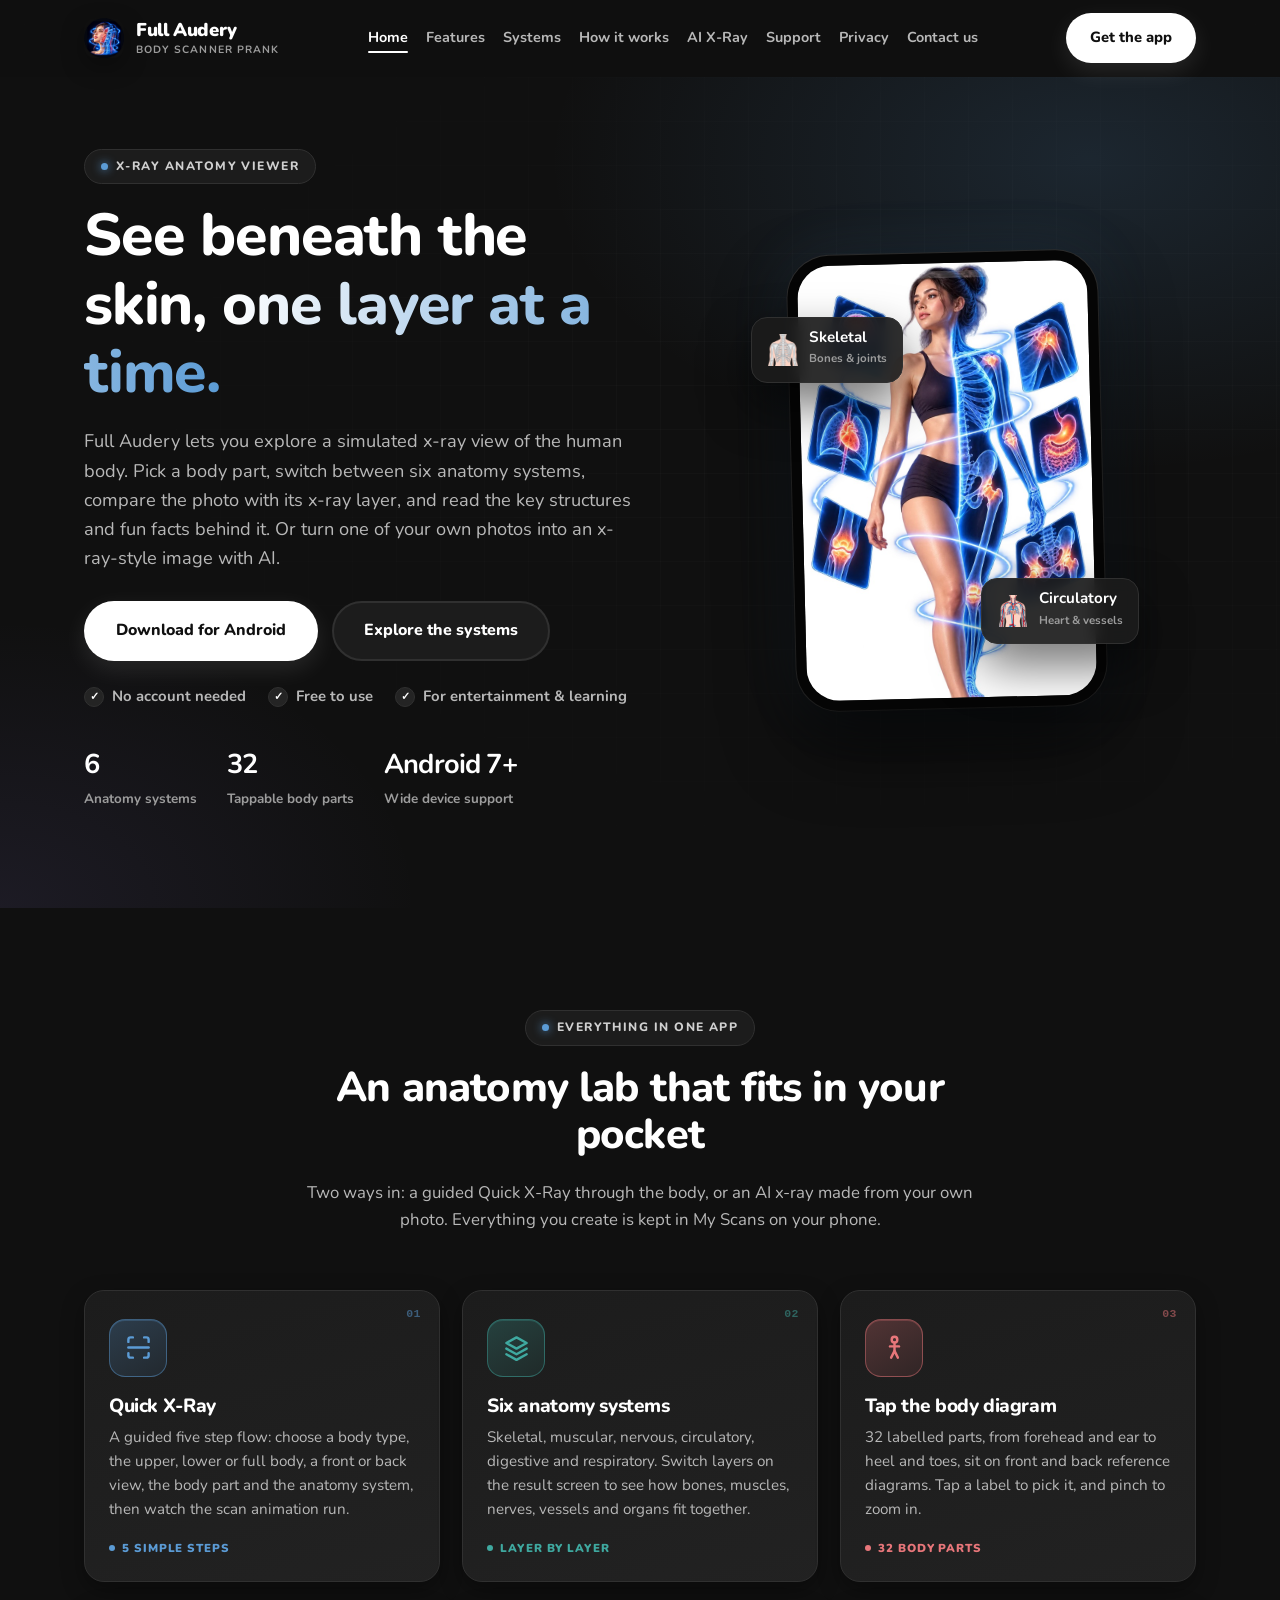
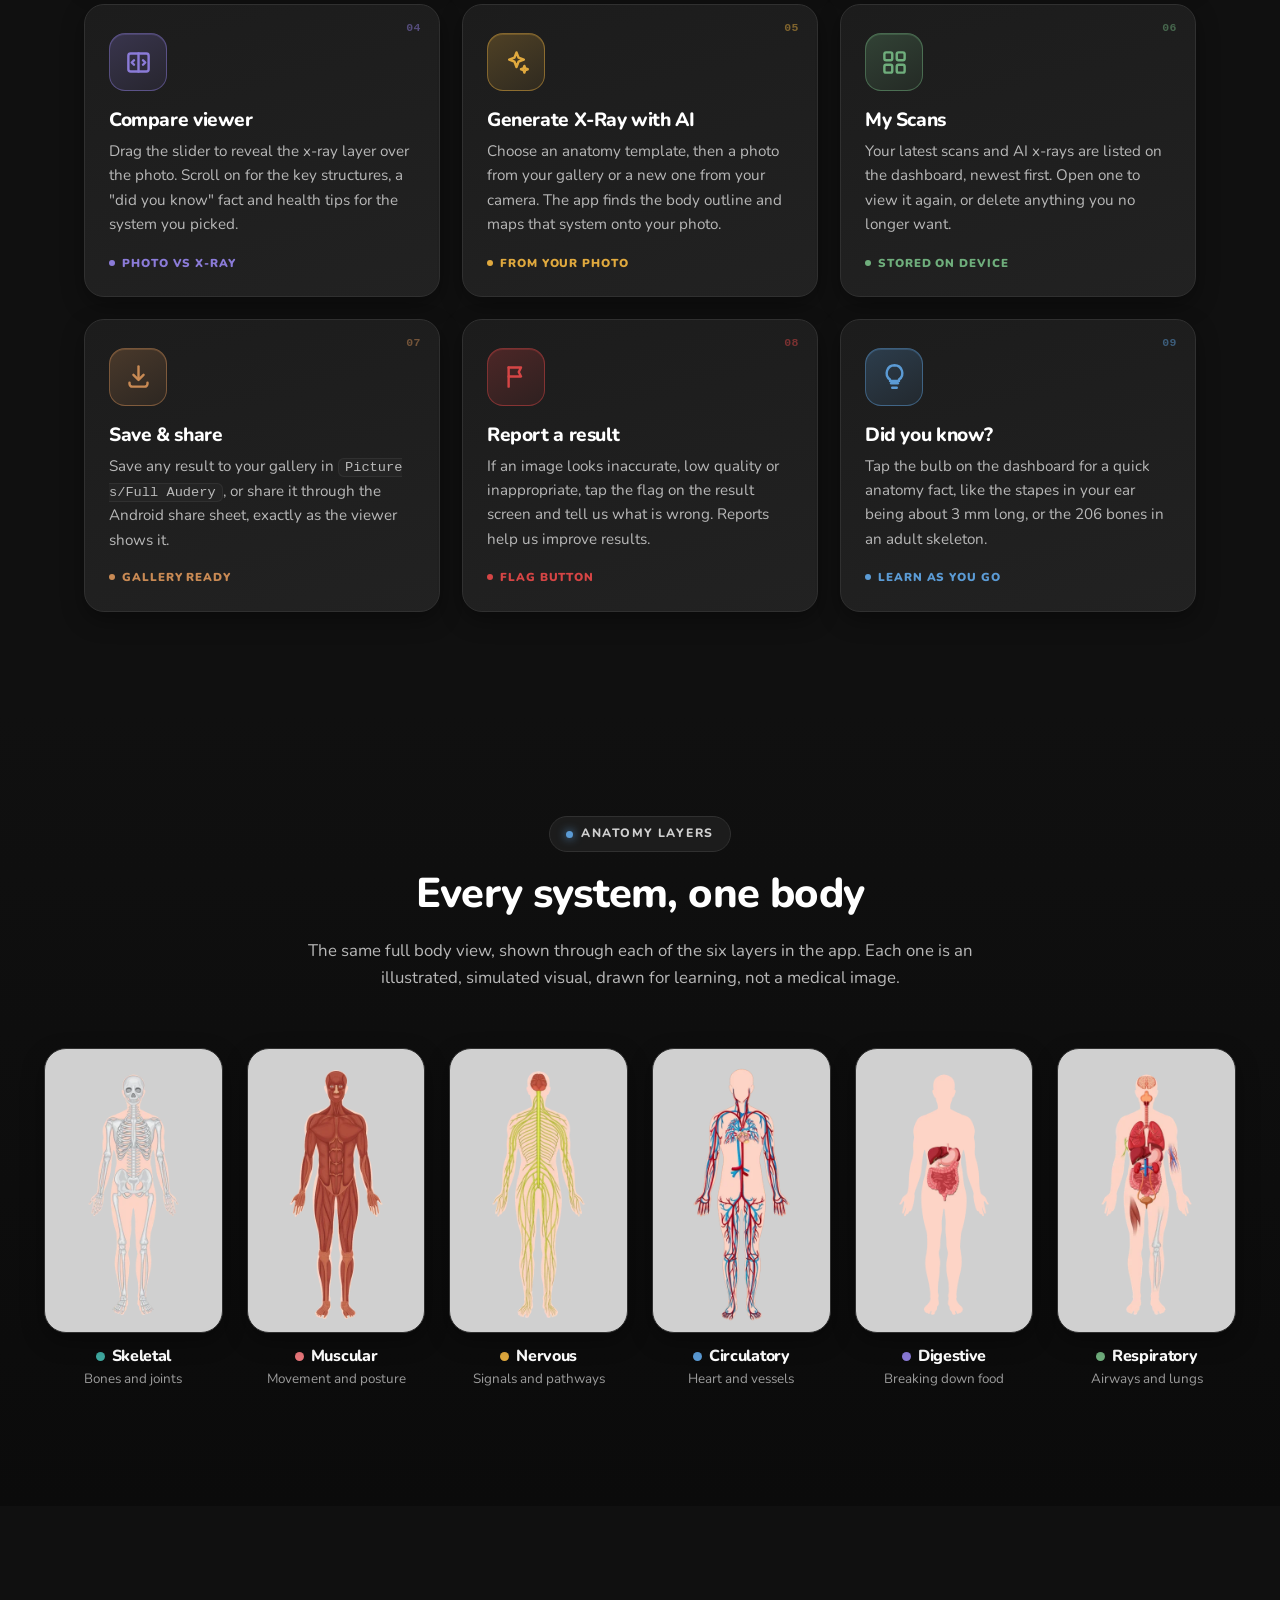
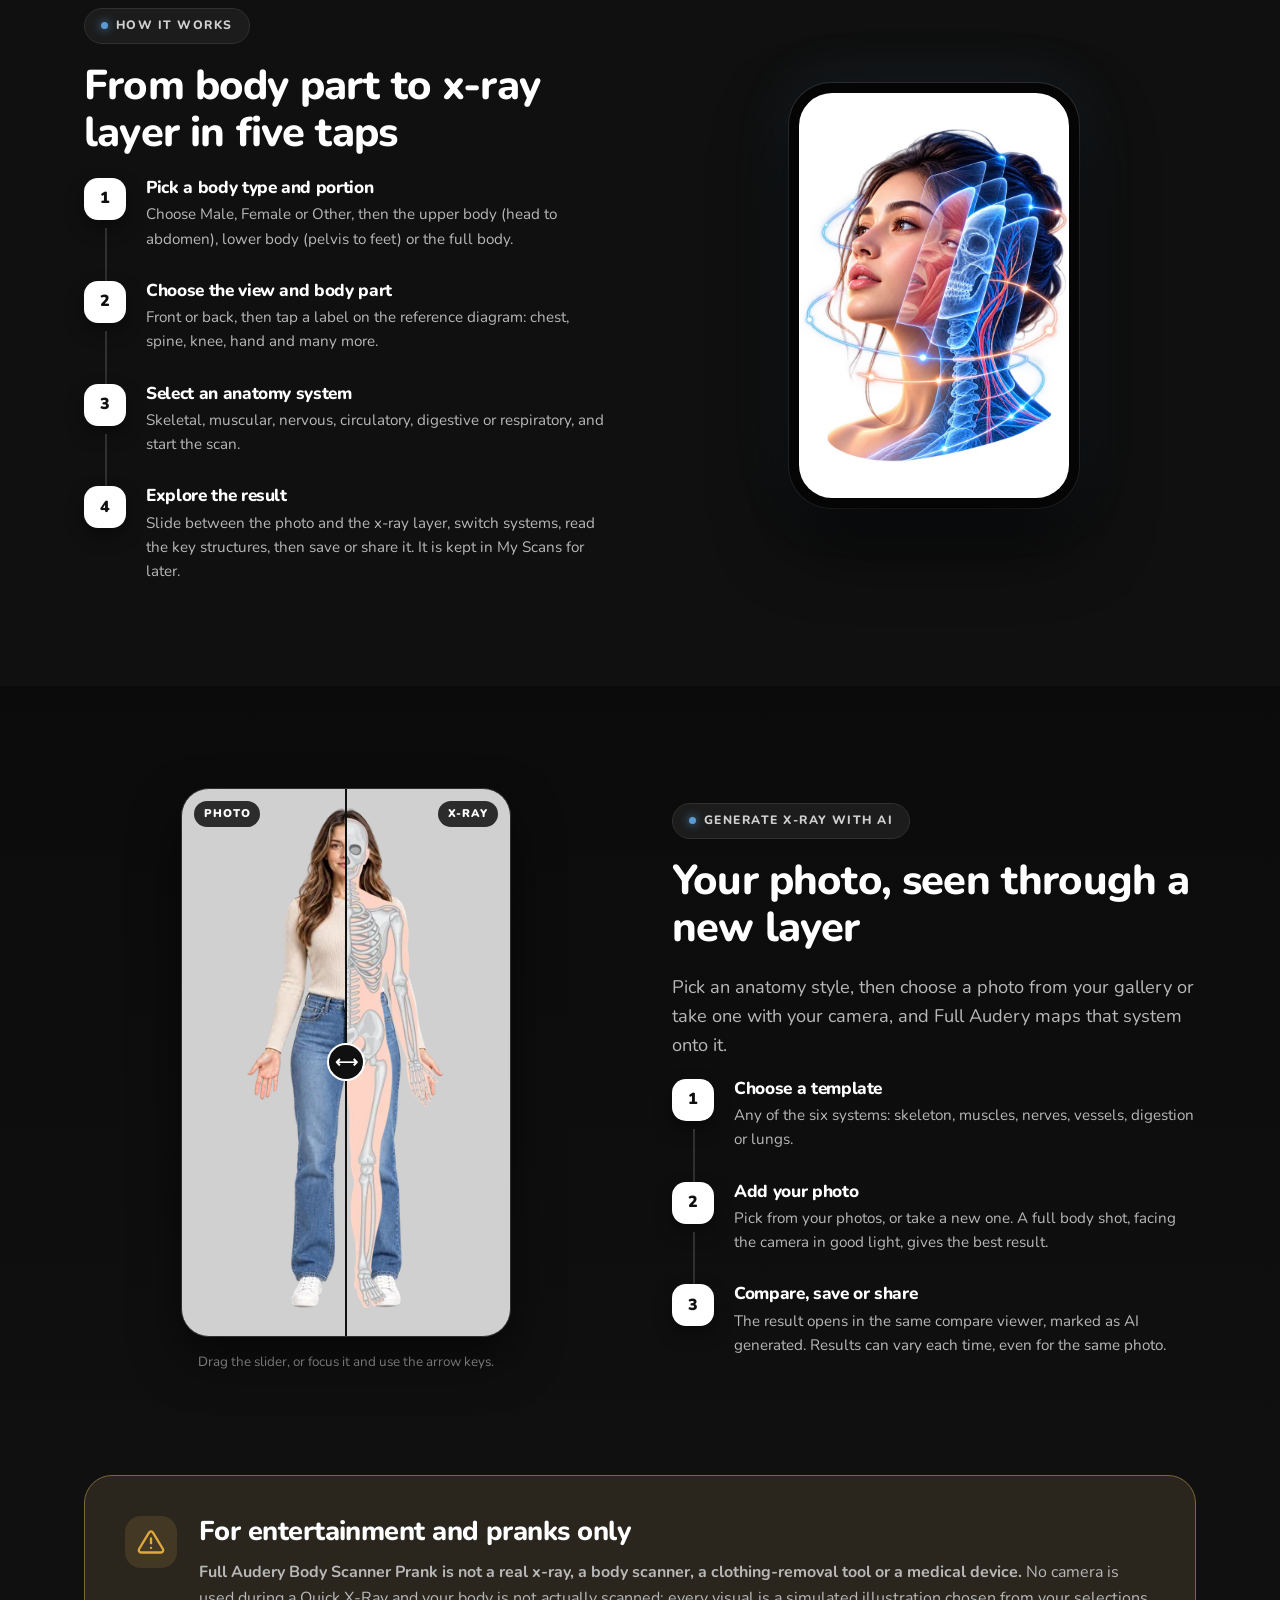
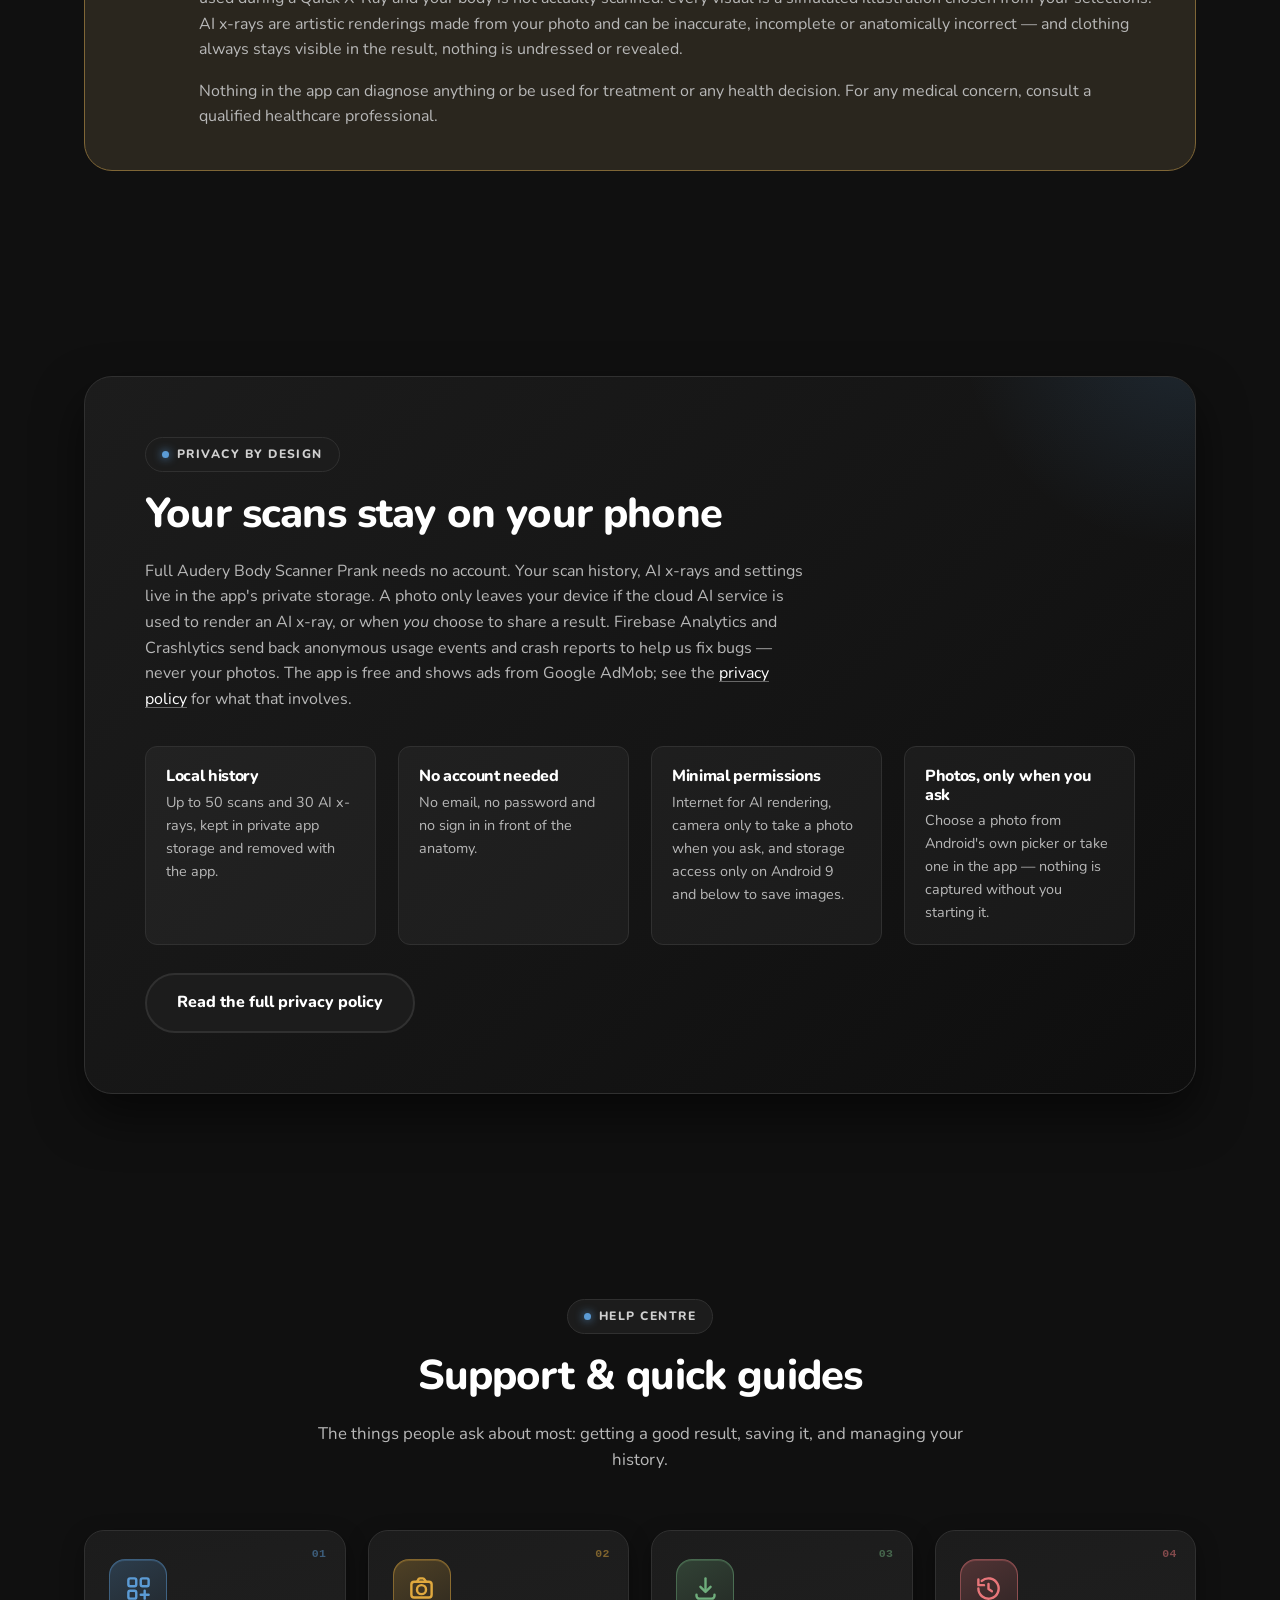
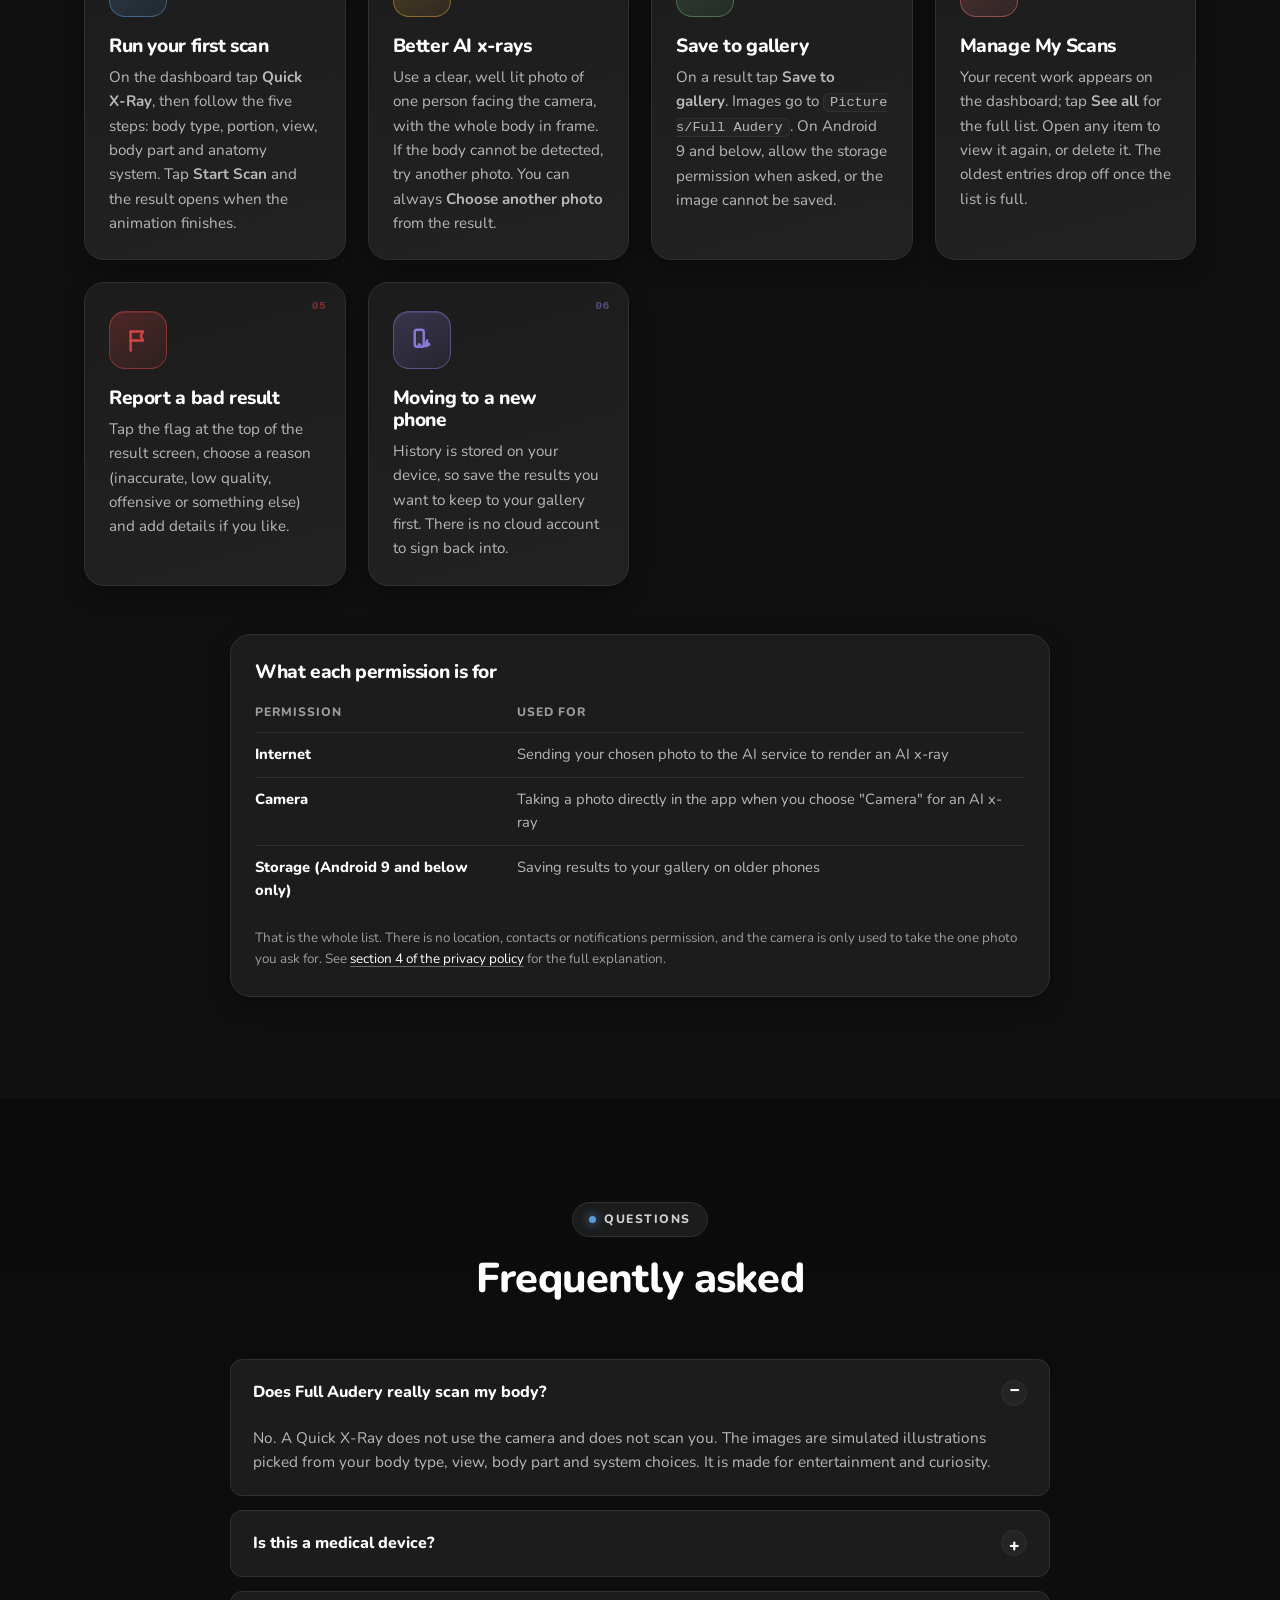
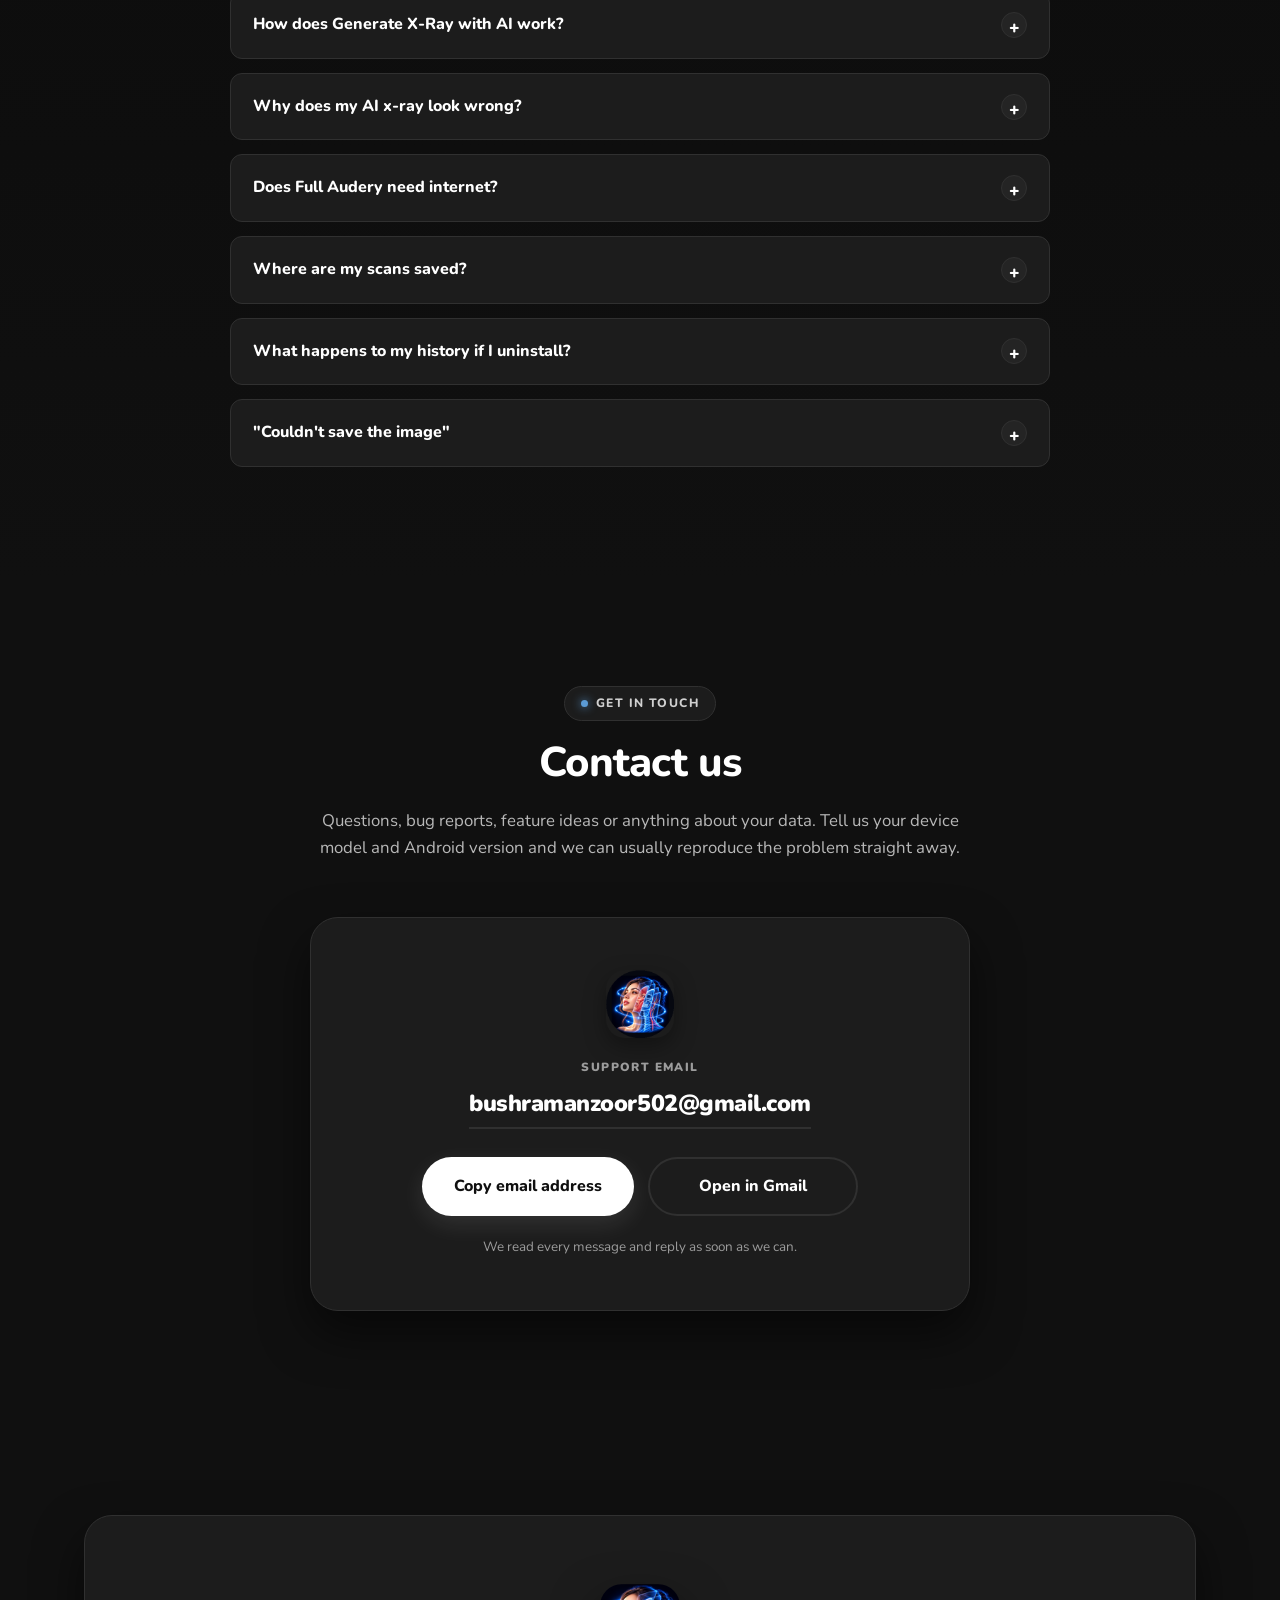
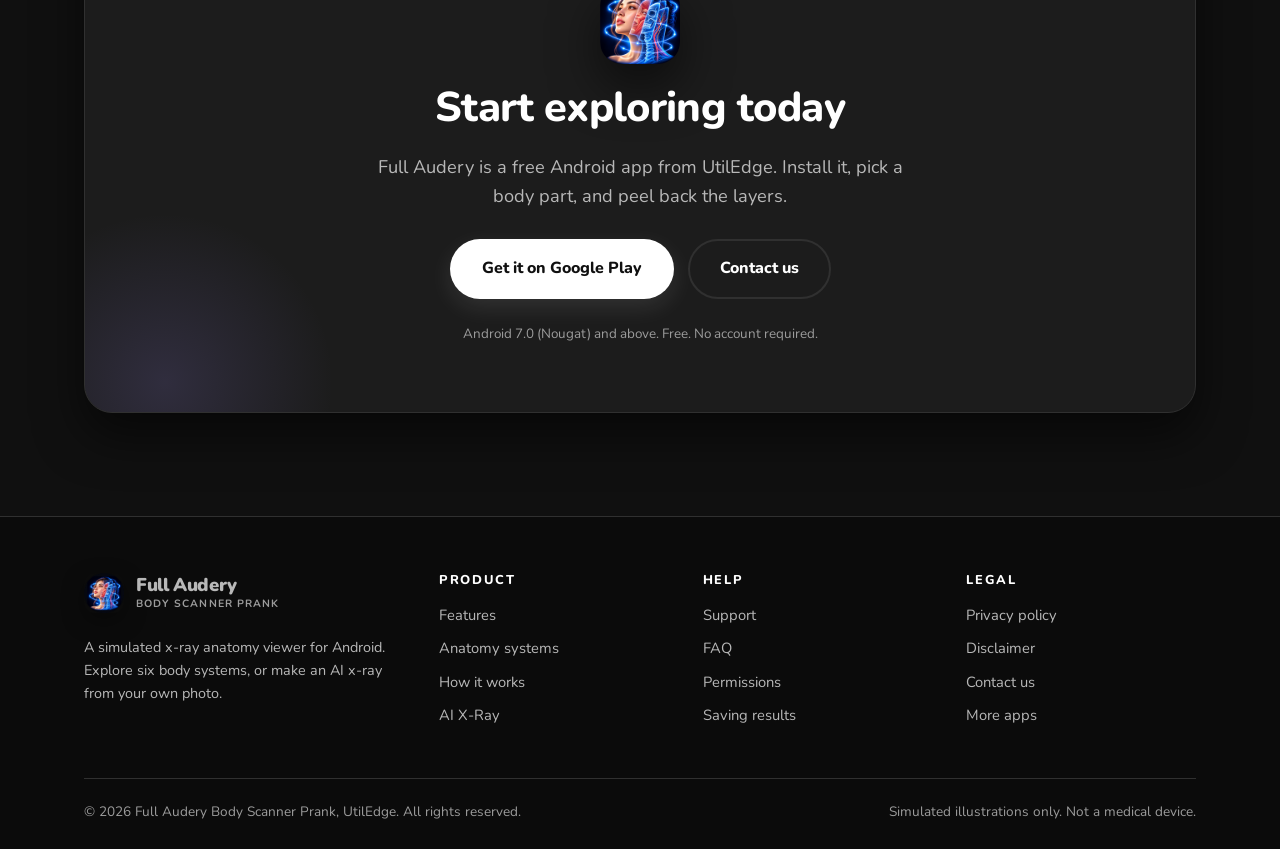
<file: index.html>
<!DOCTYPE html>
<html lang="en">
<head>
<meta charset="utf-8">
<meta name="viewport" content="width=device-width, initial-scale=1">
<title>Full Audery Body Scanner Prank: Simulated X-Ray Body Scanner for Android</title>
<meta name="description" content="Full Audery Body Scanner Prank is an Android app for exploring a simulated x-ray view of the human body: pick a body part, peel back skeletal, muscular, nervous, circulatory, digestive and respiratory layers, or turn your own photo into an AI x-ray-style image. For entertainment and pranks only, not a medical device.">
<meta name="theme-color" content="#101010">
<meta name="color-scheme" content="dark">
<link rel="icon" href="assets/img/icons/launcher_round.png?v=2">
<link rel="apple-touch-icon" href="assets/img/icons/app_icon.png?v=2">

<meta property="og:type" content="website">
<meta property="og:site_name" content="Full Audery Body Scanner Prank">
<meta property="og:title" content="Full Audery Body Scanner Prank: Simulated X-Ray Body Scanner">
<meta property="og:description" content="Explore bones, muscles, nerves, blood vessels, digestion and breathing layer by layer. Simulated visuals for pranks and entertainment.">
<meta property="og:image" content="assets/img/art/og.jpg?v=1">
<meta property="og:image:alt" content="A glowing x-ray style illustration of a woman surrounded by anatomy panels">
<meta name="twitter:card" content="summary_large_image">
<meta name="twitter:title" content="Full Audery Body Scanner Prank: Simulated X-Ray Body Scanner">
<meta name="twitter:description" content="Explore six anatomy systems on 32 body parts. For entertainment and pranks only.">
<meta name="twitter:image" content="assets/img/art/og.jpg?v=1">

<link rel="preconnect" href="https://fonts.googleapis.com">
<link rel="preconnect" href="https://fonts.gstatic.com" crossorigin>
<link href="https://fonts.googleapis.com/css2?family=Nunito:wght@400;500;600;700;800;900&amp;display=swap" rel="stylesheet">
<link rel="stylesheet" href="assets/css/style.css?v=1">
</head>
<body>

<a class="skip-link" href="#features">Skip to content</a>

<header class="site-header">
  <div class="wrap nav">
    <a class="brand" href="#top">
      <img src="assets/img/icons/launcher_round.png?v=2" alt="" width="40" height="40">
      <span class="brand-name">Full Audery<small>Body Scanner Prank</small></span>
    </a>

    <nav aria-label="Main">
    <ul class="nav-links" id="navLinks">
      <li><a href="#top">Home</a></li>
      <li><a href="#features">Features</a></li>
      <li><a href="#screens">Systems</a></li>
      <li><a href="#how">How it works</a></li>
      <li><a href="#ai">AI X-Ray</a></li>
      <li><a href="#support">Support</a></li>
      <li><a href="privacy.html">Privacy</a></li>
      <li><a href="#contact">Contact us</a></li>
    </ul>
    </nav>

    <div class="nav-cta">
      <a class="btn btn-primary btn-sm" href="https://play.google.com/store/apps/details?id=utiledge.full.audery.cloth.remover.scanner.xray.simulator" target="_blank" rel="noopener">Get the app</a>
      <button class="nav-toggle" type="button" aria-label="Menu" aria-controls="navLinks" aria-expanded="false"><span></span></button>
    </div>
  </div>
</header>

<main>

<!-- ================= HERO ================= -->
<section class="hero" id="top">
  <div class="wrap hero-grid">

    <div class="hero-copy">
      <span class="eyebrow">X-Ray anatomy viewer</span>
      <h1>See beneath the skin, <span class="accent">one layer at a time.</span></h1>
      <p class="lede">
        Full Audery lets you explore a simulated x-ray view of the human body. Pick a body part,
        switch between six anatomy systems, compare the photo with its x-ray layer, and read
        the key structures and fun facts behind it. Or turn one of your own photos into an
        x-ray-style image with AI.
      </p>

      <div class="hero-actions">
        <a class="btn btn-primary" href="https://play.google.com/store/apps/details?id=utiledge.full.audery.cloth.remover.scanner.xray.simulator" target="_blank" rel="noopener">Download for Android</a>
        <a class="btn btn-ghost" href="#screens">Explore the systems</a>
      </div>

      <ul class="hero-points">
        <li>No account needed</li>
        <li>Free to use</li>
        <li>For entertainment &amp; learning</li>
      </ul>

      <div class="hero-stats">
        <div class="stat"><strong>6</strong><span>Anatomy systems</span></div>
        <div class="stat"><strong>32</strong><span>Tappable body parts</span></div>
        <div class="stat"><strong>Android 7+</strong><span>Wide device support</span></div>
      </div>
    </div>

    <div class="hero-media">
      <div style="position:relative;max-width:340px;margin-inline:auto;">
        <div class="phone phone-hero phone-float">
          <img src="assets/img/art/onboarding3.jpg?v=1" width="720" height="1080" alt="Full Audery artwork: a woman shown with a glowing x-ray skeleton, surrounded by panels of the brain, heart, lungs, stomach and joints">
          <span class="scanline" aria-hidden="true"></span>
        </div>
        <div class="hero-badge badge-a">
          <img src="assets/img/icons/system_skeletal.png?v=1" alt="">
          <div><b>Skeletal</b><small>Bones &amp; joints</small></div>
        </div>
        <div class="hero-badge badge-b">
          <img src="assets/img/icons/system_circulatory.png?v=1" alt="">
          <div><b>Circulatory</b><small>Heart &amp; vessels</small></div>
        </div>
      </div>
    </div>

  </div>
</section>

<!-- ================= FEATURES ================= -->
<section id="features">
  <div class="wrap">
    <div class="section-head reveal">
      <span class="eyebrow">Everything in one app</span>
      <h2>An anatomy lab that fits in your pocket</h2>
      <p>Two ways in: a guided Quick X-Ray through the body, or an AI x-ray made from your own
         photo. Everything you create is kept in My Scans on your phone.</p>
    </div>

    <div class="feature-grid">

      <article class="f-card t-sky reveal">
        <div class="f-icon"><svg viewBox="0 0 24 24" fill="none" stroke="currentColor" stroke-width="2" stroke-linecap="round" stroke-linejoin="round" aria-hidden="true"><path d="M3 7V5a2 2 0 0 1 2-2h2"/><path d="M17 3h2a2 2 0 0 1 2 2v2"/><path d="M21 17v2a2 2 0 0 1-2 2h-2"/><path d="M7 21H5a2 2 0 0 1-2-2v-2"/><path d="M3 12h18"/></svg></div>
        <h3>Quick X-Ray</h3>
        <p>A guided five step flow: choose a body type, the upper, lower or full body, a front or
           back view, the body part and the anatomy system, then watch the scan animation run.</p>
        <span class="f-tag">5 simple steps</span>
      </article>

      <article class="f-card t-teal reveal">
        <div class="f-icon"><svg viewBox="0 0 24 24" fill="none" stroke="currentColor" stroke-width="2" stroke-linecap="round" stroke-linejoin="round" aria-hidden="true"><path d="m12 3 9 5-9 5-9-5z"/><path d="m3 13 9 5 9-5"/><path d="m3 18 9 5 9-5"/></svg></div>
        <h3>Six anatomy systems</h3>
        <p>Skeletal, muscular, nervous, circulatory, digestive and respiratory. Switch layers on the
           result screen to see how bones, muscles, nerves, vessels and organs fit together.</p>
        <span class="f-tag">Layer by layer</span>
      </article>

      <article class="f-card t-coral reveal">
        <div class="f-icon"><svg viewBox="0 0 24 24" fill="none" stroke="currentColor" stroke-width="2" stroke-linecap="round" stroke-linejoin="round" aria-hidden="true"><circle cx="12" cy="5" r="2.5"/><path d="M12 8v7"/><path d="M8 11h8"/><path d="m9 21 3-6 3 6"/></svg></div>
        <h3>Tap the body diagram</h3>
        <p>32 labelled parts, from forehead and ear to heel and toes, sit on front and back
           reference diagrams. Tap a label to pick it, and pinch to zoom in.</p>
        <span class="f-tag">32 body parts</span>
      </article>

      <article class="f-card t-violet reveal">
        <div class="f-icon"><svg viewBox="0 0 24 24" fill="none" stroke="currentColor" stroke-width="2" stroke-linecap="round" stroke-linejoin="round" aria-hidden="true"><rect x="3" y="4" width="18" height="16" rx="2"/><path d="M12 4v16"/><path d="m8 10-2 2 2 2"/><path d="m16 10 2 2-2 2"/></svg></div>
        <h3>Compare viewer</h3>
        <p>Drag the slider to reveal the x-ray layer over the photo. Scroll on for the key
           structures, a "did you know" fact and health tips for the system you picked.</p>
        <span class="f-tag">Photo vs x-ray</span>
      </article>

      <article class="f-card t-amber reveal">
        <div class="f-icon"><svg viewBox="0 0 24 24" fill="none" stroke="currentColor" stroke-width="2" stroke-linecap="round" stroke-linejoin="round" aria-hidden="true"><path d="M12 3l1.8 4.7L18.5 9.5l-4.7 1.8L12 16l-1.8-4.7L5.5 9.5l4.7-1.8z"/><path d="M19 15l.8 2.2L22 18l-2.2.8L19 21l-.8-2.2L16 18l2.2-.8z"/></svg></div>
        <h3>Generate X-Ray with AI</h3>
        <p>Choose an anatomy template, then a photo from your gallery or a new one from your camera.
           The app finds the body outline and maps that system onto your photo.</p>
        <span class="f-tag">From your photo</span>
      </article>

      <article class="f-card t-sage reveal">
        <div class="f-icon"><svg viewBox="0 0 24 24" fill="none" stroke="currentColor" stroke-width="2" stroke-linecap="round" stroke-linejoin="round" aria-hidden="true"><rect x="3" y="3" width="7" height="7" rx="1.5"/><rect x="14" y="3" width="7" height="7" rx="1.5"/><rect x="3" y="14" width="7" height="7" rx="1.5"/><rect x="14" y="14" width="7" height="7" rx="1.5"/></svg></div>
        <h3>My Scans</h3>
        <p>Your latest scans and AI x-rays are listed on the dashboard, newest first. Open one to
           view it again, or delete anything you no longer want.</p>
        <span class="f-tag">Stored on device</span>
      </article>

      <article class="f-card t-tan reveal">
        <div class="f-icon"><svg viewBox="0 0 24 24" fill="none" stroke="currentColor" stroke-width="2" stroke-linecap="round" stroke-linejoin="round" aria-hidden="true"><path d="M12 3v11"/><path d="m7.5 10.5 4.5 4.5 4.5-4.5"/><path d="M4 17.5v1A2.5 2.5 0 0 0 6.5 21h11a2.5 2.5 0 0 0 2.5-2.5v-1"/></svg></div>
        <h3>Save &amp; share</h3>
        <p>Save any result to your gallery in <code>Pictures/Full Audery</code>, or share it through
           the Android share sheet, exactly as the viewer shows it.</p>
        <span class="f-tag">Gallery ready</span>
      </article>

      <article class="f-card t-crimson reveal">
        <div class="f-icon"><svg viewBox="0 0 24 24" fill="none" stroke="currentColor" stroke-width="2" stroke-linecap="round" stroke-linejoin="round" aria-hidden="true"><path d="M5 21V4"/><path d="M5 4h11l-2 4 2 4H5"/></svg></div>
        <h3>Report a result</h3>
        <p>If an image looks inaccurate, low quality or inappropriate, tap the flag on the result
           screen and tell us what is wrong. Reports help us improve results.</p>
        <span class="f-tag">Flag button</span>
      </article>

      <article class="f-card t-sky reveal">
        <div class="f-icon"><svg viewBox="0 0 24 24" fill="none" stroke="currentColor" stroke-width="2" stroke-linecap="round" stroke-linejoin="round" aria-hidden="true"><path d="M9 18h6"/><path d="M10 22h4"/><path d="M12 2a7 7 0 0 0-4 12.7V16h8v-1.3A7 7 0 0 0 12 2z"/></svg></div>
        <h3>Did you know?</h3>
        <p>Tap the bulb on the dashboard for a quick anatomy fact, like the stapes in your ear being
           about 3&nbsp;mm long, or the 206 bones in an adult skeleton.</p>
        <span class="f-tag">Learn as you go</span>
      </article>

    </div>
  </div>
</section>

<!-- ================= SYSTEMS ================= -->
<section id="screens" class="screens">
  <div class="wrap">
    <div class="section-head reveal">
      <span class="eyebrow">Anatomy layers</span>
      <h2>Every system, one body</h2>
      <p>The same full body view, shown through each of the six layers in the app. Each one is an
         illustrated, simulated visual, drawn for learning, not a medical image.</p>
    </div>

    <div class="screens-grid reveal">
      <figure class="screen-item" style="--accent:var(--teal)">
        <div class="panel"><img src="assets/img/art/xray_skeletal.png?v=1" width="390" height="648" loading="lazy" alt="Illustrated full body skeleton, front view"></div>
        <figcaption><h3><span class="sw" aria-hidden="true"></span>Skeletal</h3><p>Bones and joints</p></figcaption>
      </figure>
      <figure class="screen-item" style="--accent:var(--coral)">
        <div class="panel"><img src="assets/img/art/xray_muscular.png?v=1" width="390" height="648" loading="lazy" alt="Illustrated full body muscular system, front view"></div>
        <figcaption><h3><span class="sw" aria-hidden="true"></span>Muscular</h3><p>Movement and posture</p></figcaption>
      </figure>
      <figure class="screen-item" style="--accent:var(--amber)">
        <div class="panel"><img src="assets/img/art/xray_nervous.png?v=1" width="390" height="648" loading="lazy" alt="Illustrated full body nervous system with brain, spinal cord and nerves"></div>
        <figcaption><h3><span class="sw" aria-hidden="true"></span>Nervous</h3><p>Signals and pathways</p></figcaption>
      </figure>
      <figure class="screen-item" style="--accent:var(--sky)">
        <div class="panel"><img src="assets/img/art/xray_circulatory.png?v=1" width="390" height="648" loading="lazy" alt="Illustrated full body circulatory system with heart, arteries and veins"></div>
        <figcaption><h3><span class="sw" aria-hidden="true"></span>Circulatory</h3><p>Heart and vessels</p></figcaption>
      </figure>
      <figure class="screen-item" style="--accent:var(--violet)">
        <div class="panel"><img src="assets/img/art/xray_digestive.png?v=1" width="390" height="648" loading="lazy" alt="Illustrated digestive system organs inside the torso"></div>
        <figcaption><h3><span class="sw" aria-hidden="true"></span>Digestive</h3><p>Breaking down food</p></figcaption>
      </figure>
      <figure class="screen-item" style="--accent:var(--sage)">
        <div class="panel"><img src="assets/img/art/xray_respiratory.png?v=1" width="390" height="648" loading="lazy" alt="Illustrated respiratory system with airways and lungs"></div>
        <figcaption><h3><span class="sw" aria-hidden="true"></span>Respiratory</h3><p>Airways and lungs</p></figcaption>
      </figure>
    </div>
  </div>
</section>

<!-- ================= HOW IT WORKS ================= -->
<section id="how">
  <div class="wrap split">
    <div class="split-copy reveal">
      <span class="eyebrow">How it works</span>
      <h2>From body part to x-ray layer in five taps</h2>

      <ol class="steps">
        <li>
          <h3>Pick a body type and portion</h3>
          <p>Choose Male, Female or Other, then the upper body (head to abdomen), lower body (pelvis
             to feet) or the full body.</p>
        </li>
        <li>
          <h3>Choose the view and body part</h3>
          <p>Front or back, then tap a label on the reference diagram: chest, spine, knee, hand and
             many more.</p>
        </li>
        <li>
          <h3>Select an anatomy system</h3>
          <p>Skeletal, muscular, nervous, circulatory, digestive or respiratory, and start the scan.</p>
        </li>
        <li>
          <h3>Explore the result</h3>
          <p>Slide between the photo and the x-ray layer, switch systems, read the key structures,
             then save or share it. It is kept in My Scans for later.</p>
        </li>
      </ol>
    </div>

    <div class="split-media reveal">
      <div class="phone" style="max-width:290px;">
        <img src="assets/img/art/onboarding2.jpg?v=1" width="720" height="1080" loading="lazy" alt="Full Audery artwork: a face shown in layers, peeling from skin to muscle, blood vessels and skull">
      </div>
    </div>
  </div>
</section>

<!-- ================= AI X-RAY + COMPARE ================= -->
<section id="ai" style="background:linear-gradient(180deg,var(--bg-deep),var(--bg));">
  <div class="wrap split">
    <div class="split-media reveal">
      <div class="compare" style="--pos:50%">
        <img src="assets/img/art/photo_full.png?v=1" width="390" height="648" loading="lazy" alt="A woman standing, facing the camera">
        <img class="after" src="assets/img/art/xray_skeletal.png?v=1" width="390" height="648" loading="lazy" alt="The same figure shown as an illustrated skeleton">
        <span class="divider" aria-hidden="true"></span>
        <span class="compare-tag l" aria-hidden="true">Photo</span>
        <span class="compare-tag r" aria-hidden="true">X-Ray</span>
        <input type="range" min="0" max="100" value="50" aria-label="Compare photo and x-ray view: drag to reveal more of the x-ray">
      </div>
      <p class="note-small" style="text-align:center;">Drag the slider, or focus it and use the arrow keys.</p>
    </div>

    <div class="split-copy reveal">
      <span class="eyebrow">Generate X-Ray with AI</span>
      <h2>Your photo, seen through a new layer</h2>
      <p class="lede">Pick an anatomy style, then choose a photo from your gallery or take one with
         your camera, and Full Audery maps that system onto it.</p>
      <ol class="steps">
        <li>
          <h3>Choose a template</h3>
          <p>Any of the six systems: skeleton, muscles, nerves, vessels, digestion or lungs.</p>
        </li>
        <li>
          <h3>Add your photo</h3>
          <p>Pick from your photos, or take a new one. A full body shot, facing the camera in good
             light, gives the best result.</p>
        </li>
        <li>
          <h3>Compare, save or share</h3>
          <p>The result opens in the same compare viewer, marked as AI generated. Results can
             vary each time, even for the same photo.</p>
        </li>
      </ol>
    </div>
  </div>
</section>

<!-- ================= DISCLAIMER ================= -->
<section id="disclaimer" style="padding-top:0;">
  <div class="wrap">
    <div class="disclaimer-band reveal">
      <div class="ico" aria-hidden="true">
        <svg viewBox="0 0 24 24" fill="none" stroke="currentColor" stroke-width="2" stroke-linecap="round" stroke-linejoin="round"><path d="M10.3 3.9 1.8 18a2 2 0 0 0 1.7 3h17a2 2 0 0 0 1.7-3L13.7 3.9a2 2 0 0 0-3.4 0z"/><path d="M12 9v4"/><path d="M12 17h.01"/></svg>
      </div>
      <div>
        <h2>For entertainment and pranks only</h2>
        <p><strong>Full Audery Body Scanner Prank is not a real x-ray, a body scanner, a clothing-removal
           tool or a medical device.</strong> No camera is used during a Quick X-Ray and your body is not
           actually scanned: every visual is a simulated illustration chosen from your selections. AI
           x-rays are artistic renderings made from your photo and can be inaccurate, incomplete or
           anatomically incorrect — and clothing always stays visible in the result, nothing is undressed
           or revealed.</p>
        <p>Nothing in the app can diagnose anything or be used for treatment or any health decision.
           For any medical concern, consult a qualified healthcare professional.</p>
      </div>
    </div>
  </div>
</section>

<!-- ================= PRIVACY BAND ================= -->
<section id="privacy">
  <div class="wrap">
    <div class="band reveal">
      <span class="eyebrow">Privacy by design</span>
      <h2>Your scans stay on your phone</h2>
      <p style="max-width:660px;">
        Full Audery Body Scanner Prank needs no account. Your scan history, AI x-rays and
        settings live in the app's private storage. A photo only leaves your device if the cloud AI
        service is used to render an AI x-ray, or when <em>you</em> choose to share a result. Firebase
        Analytics and Crashlytics send back anonymous usage events and crash reports to help us fix
        bugs — never your photos. The app is free and shows ads from Google AdMob; see the
        <a href="privacy.html#pp-thirdparty">privacy policy</a> for what that involves.
      </p>

      <div class="band-points">
        <div>
          <h3>Local history</h3>
          <p>Up to 50 scans and 30 AI x-rays, kept in private app storage and removed with the app.</p>
        </div>
        <div>
          <h3>No account needed</h3>
          <p>No email, no password and no sign in in front of the anatomy.</p>
        </div>
        <div>
          <h3>Minimal permissions</h3>
          <p>Internet for AI rendering, camera only to take a photo when you ask, and storage access
             only on Android 9 and below to save images.</p>
        </div>
        <div>
          <h3>Photos, only when you ask</h3>
          <p>Choose a photo from Android's own picker or take one in the app — nothing is captured
             without you starting it.</p>
        </div>
      </div>

      <div class="hero-actions" style="margin-bottom:0;">
        <a class="btn btn-ghost" href="privacy.html">Read the full privacy policy</a>
      </div>
    </div>
  </div>
</section>

<!-- ================= SUPPORT ================= -->
<section id="support">
  <div class="wrap">
    <div class="section-head reveal">
      <span class="eyebrow">Help centre</span>
      <h2>Support &amp; quick guides</h2>
      <p>The things people ask about most: getting a good result, saving it, and managing your history.</p>
    </div>

    <div class="support-grid">

      <article class="f-card t-sky reveal" id="first-scan">
        <div class="f-icon"><svg viewBox="0 0 24 24" fill="none" stroke="currentColor" stroke-width="2" stroke-linecap="round" stroke-linejoin="round" aria-hidden="true"><rect x="3" y="3" width="7" height="7" rx="1.5"/><rect x="14" y="3" width="7" height="7" rx="1.5"/><rect x="3" y="14" width="7" height="7" rx="1.5"/><path d="M14 17.5h7"/><path d="M17.5 14v7"/></svg></div>
        <h3>Run your first scan</h3>
        <p>On the dashboard tap <strong>Quick X-Ray</strong>, then follow the five steps: body type,
           portion, view, body part and anatomy system. Tap <strong>Start Scan</strong> and the result
           opens when the animation finishes.</p>
      </article>

      <article class="f-card t-amber reveal" id="ai-tips">
        <div class="f-icon"><svg viewBox="0 0 24 24" fill="none" stroke="currentColor" stroke-width="2" stroke-linecap="round" stroke-linejoin="round" aria-hidden="true"><rect x="3" y="6" width="18" height="14" rx="2.5"/><circle cx="12" cy="13" r="4"/><path d="M8 6 9.4 3.6A1.6 1.6 0 0 1 10.8 3h2.4a1.6 1.6 0 0 1 1.4.9L16 6"/></svg></div>
        <h3>Better AI x-rays</h3>
        <p>Use a clear, well lit photo of one person facing the camera, with the whole body in frame.
           If the body cannot be detected, try another photo. You can always
           <strong>Choose another photo</strong> from the result.</p>
      </article>

      <article class="f-card t-sage reveal" id="save">
        <div class="f-icon"><svg viewBox="0 0 24 24" fill="none" stroke="currentColor" stroke-width="2" stroke-linecap="round" stroke-linejoin="round" aria-hidden="true"><path d="M12 3v11"/><path d="m7.5 10.5 4.5 4.5 4.5-4.5"/><path d="M4 17.5v1A2.5 2.5 0 0 0 6.5 21h11a2.5 2.5 0 0 0 2.5-2.5v-1"/></svg></div>
        <h3>Save to gallery</h3>
        <p>On a result tap <strong>Save to gallery</strong>. Images go to
           <code>Pictures/Full Audery</code>. On Android 9 and below, allow the storage permission when
           asked, or the image cannot be saved.</p>
      </article>

      <article class="f-card t-coral reveal" id="history">
        <div class="f-icon"><svg viewBox="0 0 24 24" fill="none" stroke="currentColor" stroke-width="2" stroke-linecap="round" stroke-linejoin="round" aria-hidden="true"><path d="M3 12a9 9 0 1 0 3-6.7"/><path d="M3 4v5h5"/><path d="M12 8v4.5l3 2"/></svg></div>
        <h3>Manage My Scans</h3>
        <p>Your recent work appears on the dashboard; tap <strong>See all</strong> for the full list.
           Open any item to view it again, or delete it. The oldest entries drop off once the list is
           full.</p>
      </article>

      <article class="f-card t-crimson reveal" id="report">
        <div class="f-icon"><svg viewBox="0 0 24 24" fill="none" stroke="currentColor" stroke-width="2" stroke-linecap="round" stroke-linejoin="round" aria-hidden="true"><path d="M5 21V4"/><path d="M5 4h11l-2 4 2 4H5"/></svg></div>
        <h3>Report a bad result</h3>
        <p>Tap the flag at the top of the result screen, choose a reason (inaccurate, low quality,
           offensive or something else) and add details if you like.</p>
      </article>

      <article class="f-card t-violet reveal" id="new-phone">
        <div class="f-icon"><svg viewBox="0 0 24 24" fill="none" stroke="currentColor" stroke-width="2" stroke-linecap="round" stroke-linejoin="round" aria-hidden="true"><rect x="6" y="2.5" width="8" height="15" rx="2"/><path d="M9.5 15.5h1"/><path d="M17 12v2a3 3 0 0 1-3 3h-1"/><path d="m16 14 3 1.5-3 1.5"/></svg></div>
        <h3>Moving to a new phone</h3>
        <p>History is stored on your device, so save the results you want to keep to your gallery
           first. There is no cloud account to sign back into.</p>
      </article>

    </div>

    <!-- Permissions table -->
    <div class="range-card reveal" id="permissions" style="max-width:820px;margin:48px auto 0;">
      <h3>What each permission is for</h3>
      <table>
        <thead><tr><th scope="col">Permission</th><th scope="col">Used for</th></tr></thead>
        <tbody>
          <tr><td>Internet</td><td>Sending your chosen photo to the AI service to render an AI x-ray</td></tr>
          <tr><td>Camera</td><td>Taking a photo directly in the app when you choose "Camera" for an AI x-ray</td></tr>
          <tr><td>Storage (Android 9 and below only)</td><td>Saving results to your gallery on older phones</td></tr>
        </tbody>
      </table>
      <p class="note-small">
        That is the whole list. There is no location, contacts or notifications permission, and the
        camera is only used to take the one photo you ask for. See
        <a href="privacy.html#pp-permissions">section 4 of the privacy policy</a> for the full explanation.
      </p>
    </div>
  </div>
</section>

<!-- ================= FAQ ================= -->
<section id="faq" style="background:linear-gradient(180deg,var(--bg-deep),var(--bg));">
  <div class="wrap">
    <div class="section-head reveal">
      <span class="eyebrow">Questions</span>
      <h2>Frequently asked</h2>
    </div>

    <div class="faq reveal">
      <details open>
        <summary>Does Full Audery really scan my body?</summary>
        <p>No. A Quick X-Ray does not use the camera and does not scan you. The images are simulated
           illustrations picked from your body type, view, body part and system choices. It is made for
           entertainment and curiosity.</p>
      </details>
      <details>
        <summary>Is this a medical device?</summary>
        <p>No. Full Audery is not a medical device and cannot diagnose anything. Its images are not
           medical images and must not be used for diagnosis, treatment or any health decision. Please
           consult a doctor for any health concern.</p>
      </details>
      <details>
        <summary>How does Generate X-Ray with AI work?</summary>
        <p>You pick an anatomy template and a photo. The app renders an x-ray style layer onto the
           person in the photo, either with Google's Gemini image model when that service is available,
           or on your device using pose detection to bend the anatomy artwork to the body. The result is
           an artistic rendering, not a real x-ray. The prompt sent to the model explicitly keeps the
           person, pose, clothing and background unchanged — clothing is never removed or altered, and
           the app cannot generate nudity.</p>
      </details>
      <details>
        <summary>Why does my AI x-ray look wrong?</summary>
        <p>AI output can be inaccurate or incomplete, and results vary each time, even for the same
           photo. A full body photo facing the camera in good light works best. Use the flag button to
           report anything misleading or inappropriate.</p>
      </details>
      <details>
        <summary>Does Full Audery need internet?</summary>
        <p>Quick X-Ray scans, the anatomy layers and My Scans all work offline. An internet connection
           is used for AI x-ray rendering with the cloud model and for opening links such as the store
           page.</p>
      </details>
      <details>
        <summary>Where are my scans saved?</summary>
        <p>In the app's private storage on your phone. Results you choose to save to the gallery go to
           <code>Pictures/Full Audery</code>.</p>
      </details>
      <details>
        <summary>What happens to my history if I uninstall?</summary>
        <p>It is deleted with the app. Images you saved to your gallery stay in your gallery.</p>
      </details>
      <details>
        <summary>"Couldn't save the image"</summary>
        <p>On Android 9 and below, allow the storage permission when asked. On newer Android no
           permission is needed; check that your phone has free storage and try again.</p>
      </details>
    </div>
  </div>
</section>

<!-- ================= CONTACT ================= -->
<section id="contact">
  <div class="wrap">
    <div class="section-head reveal">
      <span class="eyebrow">Get in touch</span>
      <h2>Contact us</h2>
      <p>Questions, bug reports, feature ideas or anything about your data. Tell us your device model
         and Android version and we can usually reproduce the problem straight away.</p>
    </div>

    <div class="contact-card reveal">
      <img class="contact-mark" src="assets/img/icons/launcher_round.png?v=2" alt="">
      <p class="contact-label">Support email</p>
      <a class="contact-address" href="mailto:bushramanzoor502@gmail.com">bushramanzoor502@gmail.com</a>

      <div class="contact-actions">
        <button class="btn btn-primary" type="button" id="copyEmail"
                data-email="bushramanzoor502@gmail.com">Copy email address</button>
        <a class="btn btn-ghost"
           href="https://mail.google.com/mail/?view=cm&amp;fs=1&amp;to=bushramanzoor502@gmail.com"
           target="_blank" rel="noopener">Open in Gmail</a>
      </div>

      <p class="note-small" id="copyNote" aria-live="polite">We read every message and reply as soon as we can.</p>
    </div>
  </div>
</section>

<!-- ================= FINAL CTA ================= -->
<section id="get" class="cta-final">
  <div class="wrap">
    <div class="inner reveal">
      <img class="mark" src="assets/img/icons/app_icon.png?v=2" alt="Full Audery Body Scanner Prank app icon">
      <h2>Start exploring today</h2>
      <p class="lede" style="max-width:560px;margin-inline:auto;">
        Full Audery is a free Android app from UtilEdge. Install it, pick a body part, and peel back
        the layers.
      </p>

      <div class="hero-actions">
        <a class="btn btn-primary" href="https://play.google.com/store/apps/details?id=utiledge.full.audery.cloth.remover.scanner.xray.simulator" target="_blank" rel="noopener">Get it on Google Play</a>
        <a class="btn btn-ghost" href="#contact">Contact us</a>
      </div>

      <p class="note-small">Android 7.0 (Nougat) and above. Free. No account required.</p>
    </div>
  </div>
</section>

</main>

<footer class="site-footer">
  <div class="wrap">
    <div class="footer-grid">
      <div>
        <a class="brand" href="#top">
          <img src="assets/img/icons/launcher_round.png?v=2" alt="" width="40" height="40">
          <span class="brand-name">Full Audery<small>Body Scanner Prank</small></span>
        </a>
        <p class="footer-about">
          A simulated x-ray anatomy viewer for Android. Explore six body systems, or make an
          AI x-ray from your own photo.
        </p>
      </div>

      <div>
        <h2>Product</h2>
        <ul>
          <li><a href="#features">Features</a></li>
          <li><a href="#screens">Anatomy systems</a></li>
          <li><a href="#how">How it works</a></li>
          <li><a href="#ai">AI X-Ray</a></li>
        </ul>
      </div>

      <div>
        <h2>Help</h2>
        <ul>
          <li><a href="#support">Support</a></li>
          <li><a href="#faq">FAQ</a></li>
          <li><a href="#permissions">Permissions</a></li>
          <li><a href="#save">Saving results</a></li>
        </ul>
      </div>

      <div>
        <h2>Legal</h2>
        <ul>
          <li><a href="privacy.html">Privacy policy</a></li>
          <li><a href="privacy.html#disclaimer">Disclaimer</a></li>
          <li><a href="#contact">Contact us</a></li>
          <li><a href="https://play.google.com/store/apps/developer?id=UtilEdge" target="_blank" rel="noopener">More apps</a></li>
        </ul>
      </div>
    </div>

    <div class="footer-bottom">
      <span>© <span data-year>2026</span> Full Audery Body Scanner Prank, UtilEdge. All rights reserved.</span>
      <span>Simulated illustrations only. Not a medical device.</span>
    </div>
  </div>
</footer>

<a class="to-top" href="#top" aria-label="Back to top">
  <svg viewBox="0 0 24 24" fill="none" stroke="currentColor" stroke-width="2.4" stroke-linecap="round" stroke-linejoin="round" aria-hidden="true"><path d="M12 19V5"/><path d="m5 12 7-7 7 7"/></svg>
</a>

<script src="assets/js/main.js?v=1"></script>
</body>
</html>
</file>
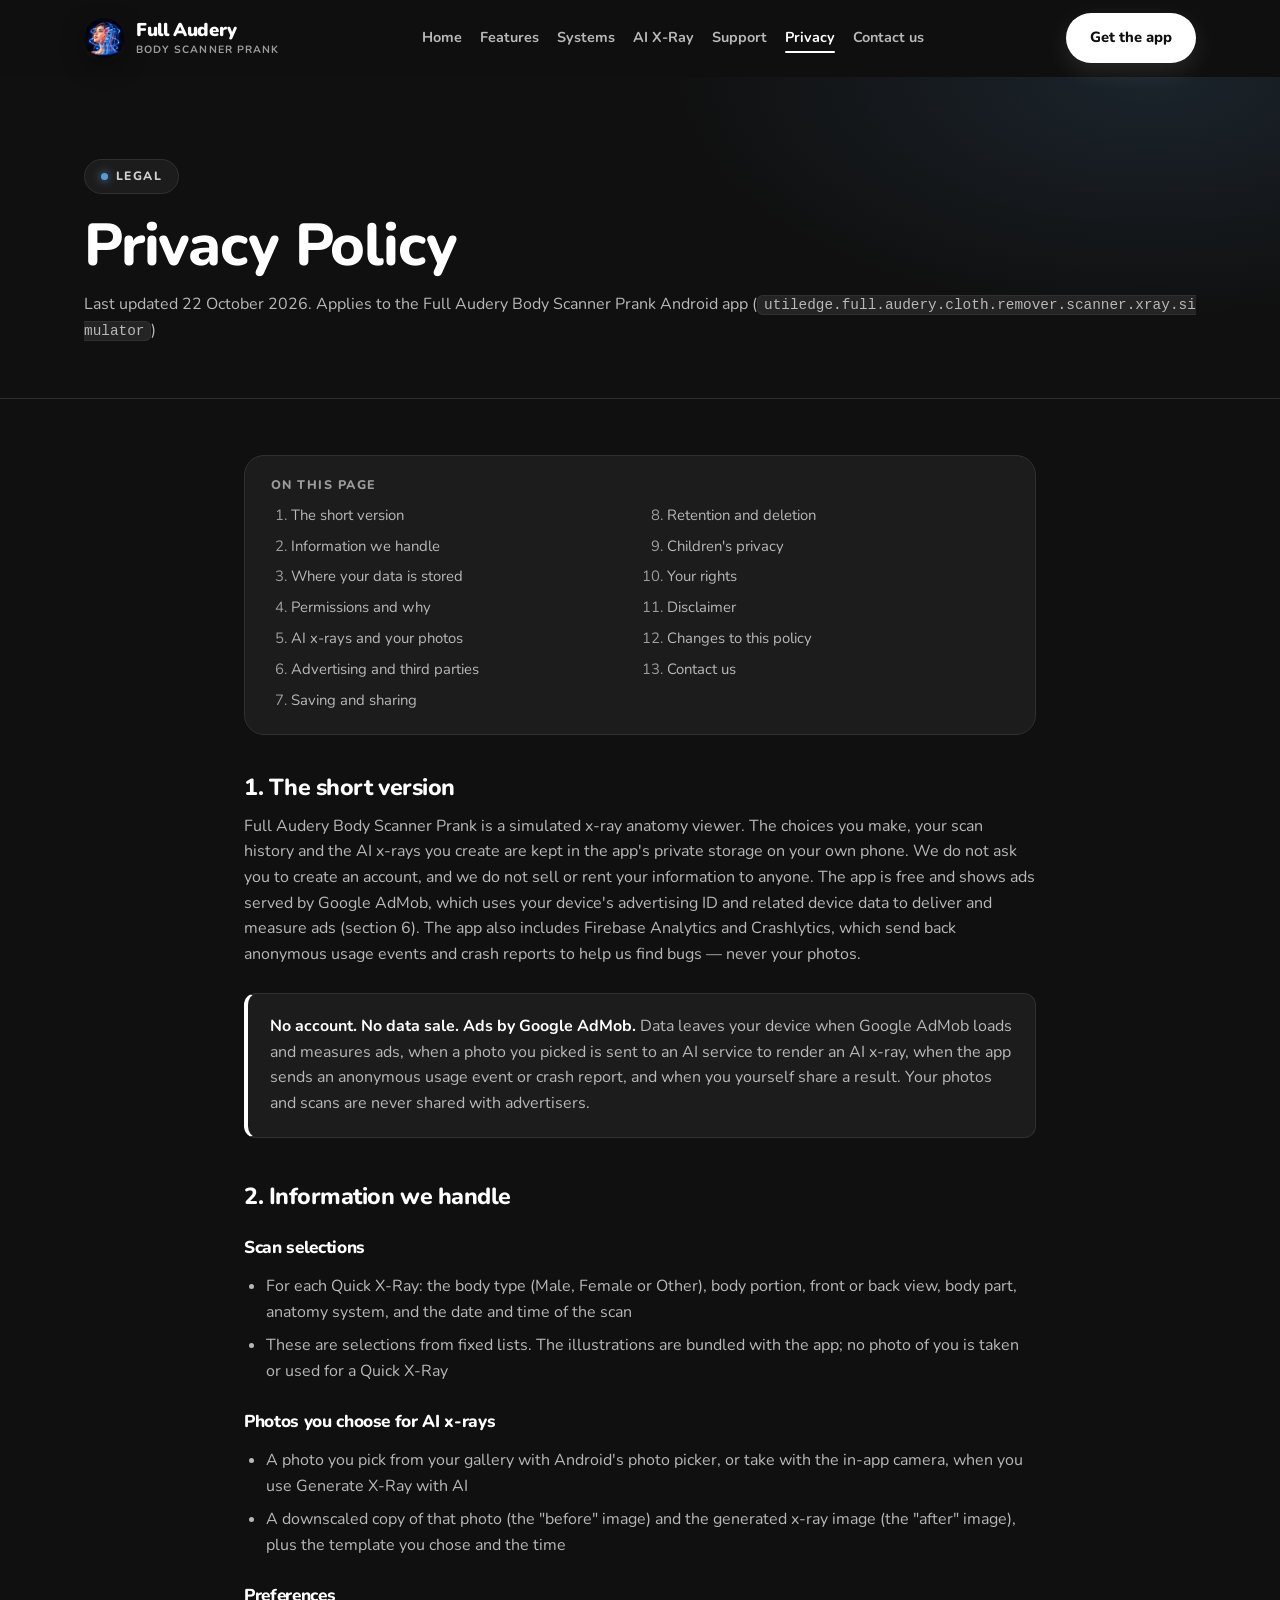
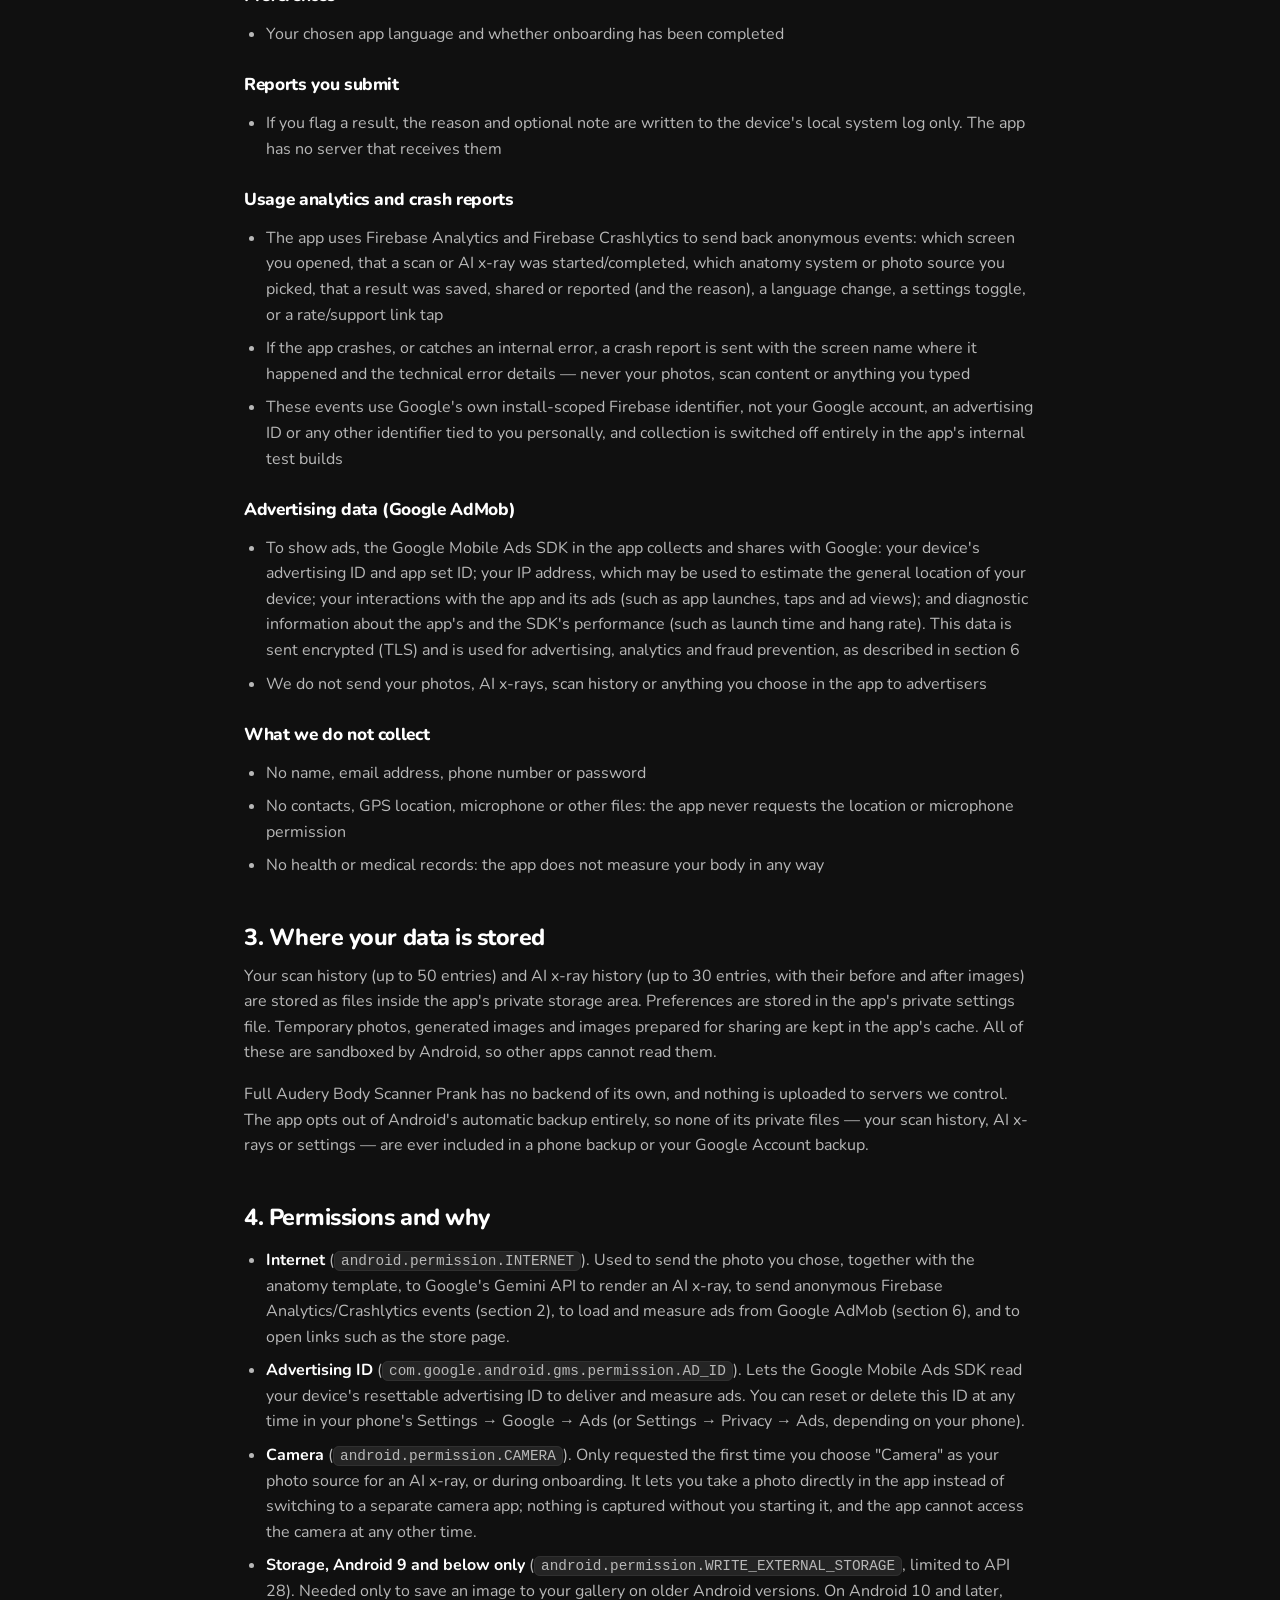
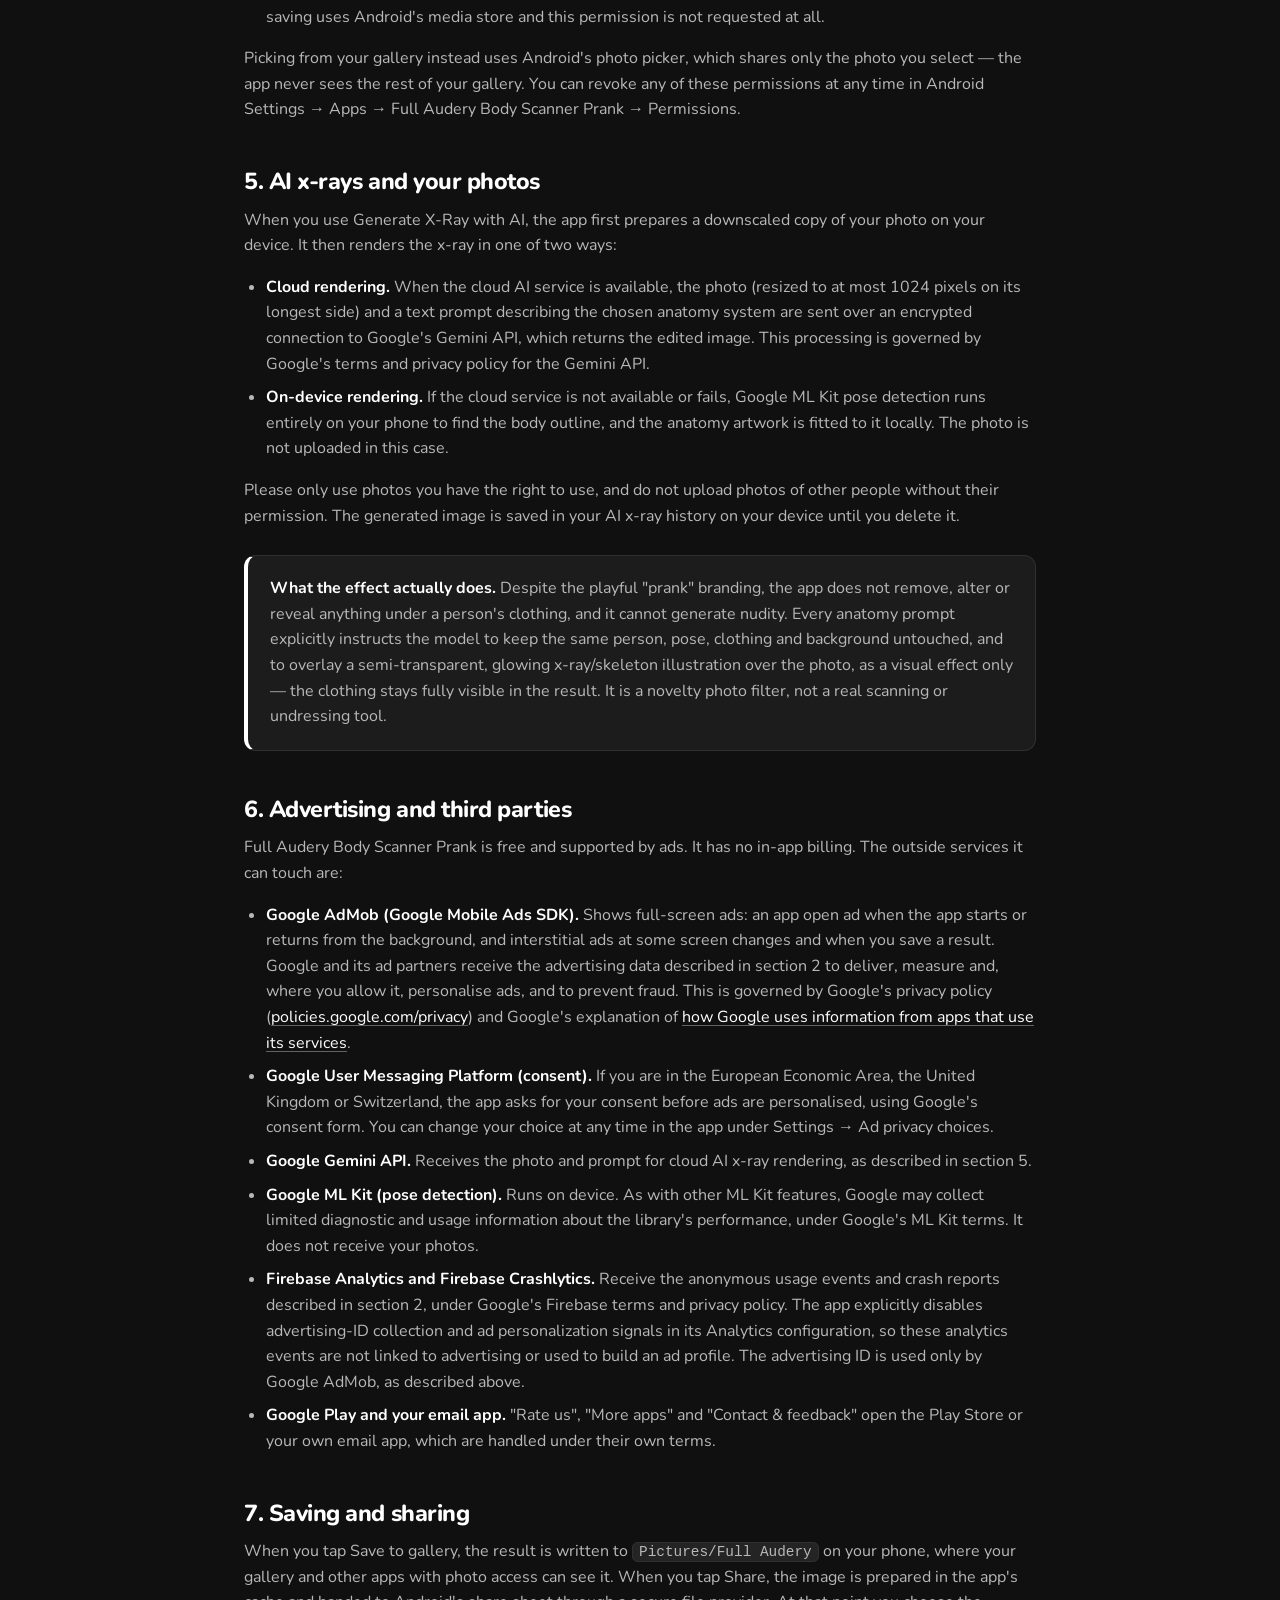
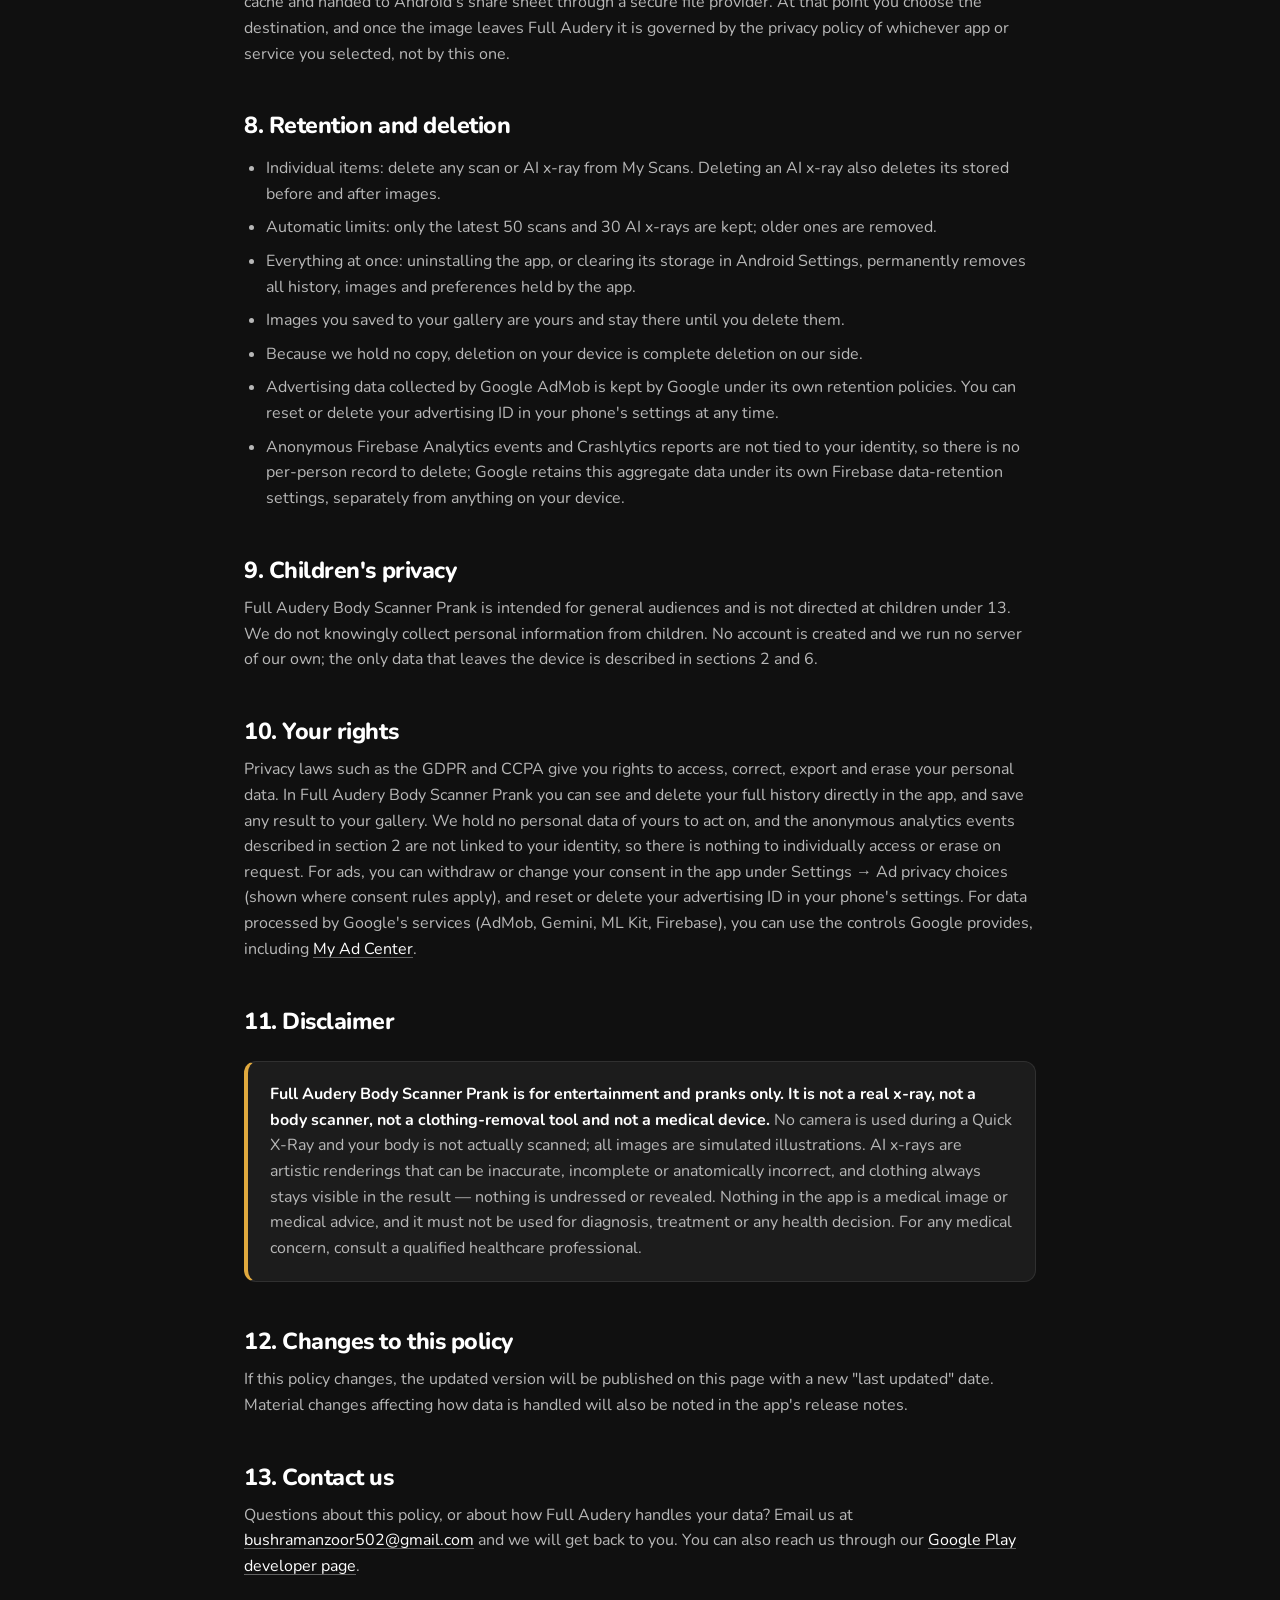
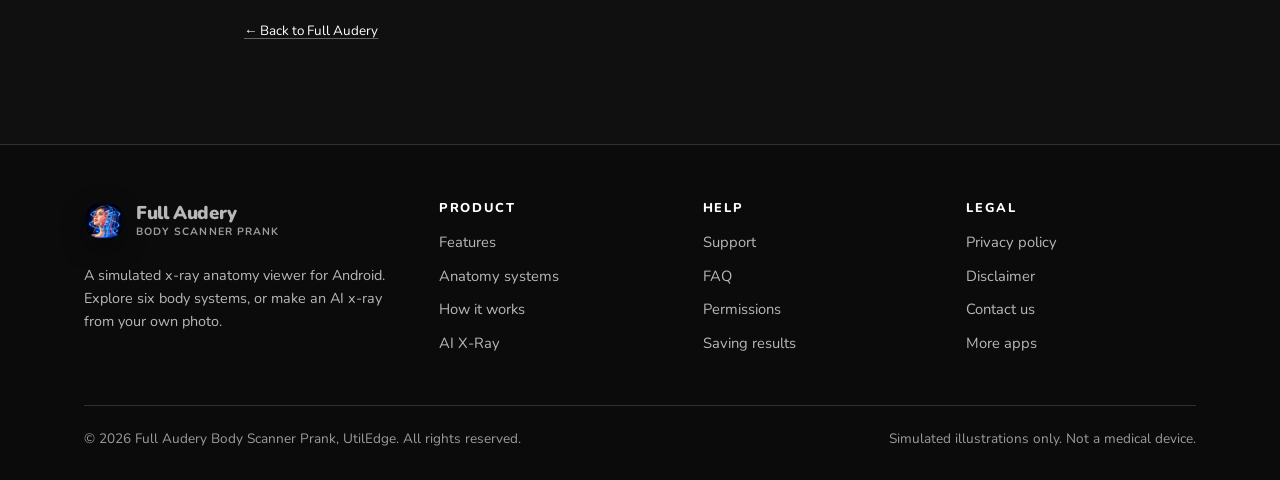
<file: privacy.html>
<!DOCTYPE html>
<html lang="en">
<head>
<meta charset="utf-8">
<meta name="viewport" content="width=device-width, initial-scale=1">
<title>Privacy Policy for Full Audery Body Scanner Prank</title>
<meta name="description" content="How Full Audery Body Scanner Prank handles your data: scan history stored locally on your device, no account, ads served by Google AdMob, anonymous crash and usage analytics, and photos sent to an AI service only when you create an AI x-ray.">
<meta name="theme-color" content="#101010">
<meta name="color-scheme" content="dark">
<link rel="icon" href="assets/img/icons/launcher_round.png?v=2">
<link rel="apple-touch-icon" href="assets/img/icons/app_icon.png?v=2">
<meta property="og:type" content="article">
<meta property="og:title" content="Privacy Policy for Full Audery Body Scanner Prank">
<meta property="og:description" content="What Full Audery Body Scanner Prank stores, what it sends, and why.">
<meta property="og:image" content="assets/img/art/og.jpg?v=1">
<link rel="preconnect" href="https://fonts.googleapis.com">
<link rel="preconnect" href="https://fonts.gstatic.com" crossorigin>
<link href="https://fonts.googleapis.com/css2?family=Nunito:wght@400;500;600;700;800;900&amp;display=swap" rel="stylesheet">
<link rel="stylesheet" href="assets/css/style.css?v=1">
</head>
<body>

<a class="skip-link" href="#pp-summary">Skip to content</a>

<header class="site-header">
  <div class="wrap nav">
    <a class="brand" href="index.html">
      <img src="assets/img/icons/launcher_round.png?v=2" alt="" width="40" height="40">
      <span class="brand-name">Full Audery<small>Body Scanner Prank</small></span>
    </a>

    <nav aria-label="Main">
    <ul class="nav-links" id="navLinks">
      <li><a href="index.html#top">Home</a></li>
      <li><a href="index.html#features">Features</a></li>
      <li><a href="index.html#screens">Systems</a></li>
      <li><a href="index.html#ai">AI X-Ray</a></li>
      <li><a href="index.html#support">Support</a></li>
      <li><a href="privacy.html" aria-current="page">Privacy</a></li>
      <li><a href="index.html#contact">Contact us</a></li>
    </ul>
    </nav>

    <div class="nav-cta">
      <a class="btn btn-primary btn-sm" href="https://play.google.com/store/apps/details?id=utiledge.full.audery.cloth.remover.scanner.xray.simulator" target="_blank" rel="noopener">Get the app</a>
      <button class="nav-toggle" type="button" aria-label="Menu" aria-controls="navLinks" aria-expanded="false"><span></span></button>
    </div>
  </div>
</header>

<main>

<section class="page-head" id="top">
  <div class="wrap">
    <span class="eyebrow">Legal</span>
    <h1>Privacy Policy</h1>
    <p>Last updated 22 October 2026. Applies to the Full Audery Body Scanner Prank Android app
       (<code>utiledge.full.audery.cloth.remover.scanner.xray.simulator</code>)</p>
  </div>
</section>

<section style="padding-top:clamp(36px,5vw,56px);">
  <div class="wrap doc">

    <nav class="toc" aria-labelledby="toc-title">
      <h2 id="toc-title">On this page</h2>
      <ol>
        <li><a href="#pp-summary">The short version</a></li>
        <li><a href="#pp-collect">Information we handle</a></li>
        <li><a href="#pp-storage">Where your data is stored</a></li>
        <li><a href="#pp-permissions">Permissions and why</a></li>
        <li><a href="#pp-ai">AI x-rays and your photos</a></li>
        <li><a href="#pp-thirdparty">Advertising and third parties</a></li>
        <li><a href="#pp-sharing">Saving and sharing</a></li>
        <li><a href="#pp-retention">Retention and deletion</a></li>
        <li><a href="#pp-children">Children's privacy</a></li>
        <li><a href="#pp-rights">Your rights</a></li>
        <li><a href="#disclaimer">Disclaimer</a></li>
        <li><a href="#pp-changes">Changes to this policy</a></li>
        <li><a href="#pp-contact">Contact us</a></li>
      </ol>
    </nav>

    <h2 id="pp-summary">1. The short version</h2>
    <p>
      Full Audery Body Scanner Prank is a simulated x-ray anatomy viewer. The choices you make, your
      scan history and the AI x-rays you create are kept in the app's private storage on your own phone.
      We do not ask you to create an account, and we do not sell or rent your information to anyone.
      The app is free and shows ads served by Google AdMob, which uses your device's advertising ID and
      related device data to deliver and measure ads (section 6). The app also includes Firebase Analytics
      and Crashlytics, which send back anonymous usage events and crash reports to help us find bugs —
      never your photos.
    </p>

    <div class="callout">
      <p><strong>No account. No data sale. Ads by Google AdMob.</strong> Data leaves your device when
      Google AdMob loads and measures ads, when a photo you picked is sent to an AI service to render an
      AI x-ray, when the app sends an anonymous usage event or crash report, and when you yourself share
      a result. Your photos and scans are never shared with advertisers.</p>
    </div>

    <h2 id="pp-collect">2. Information we handle</h2>

    <h3>Scan selections</h3>
    <ul>
      <li>For each Quick X-Ray: the body type (Male, Female or Other), body portion, front or back view,
          body part, anatomy system, and the date and time of the scan</li>
      <li>These are selections from fixed lists. The illustrations are bundled with the app; no photo of
          you is taken or used for a Quick X-Ray</li>
    </ul>

    <h3>Photos you choose for AI x-rays</h3>
    <ul>
      <li>A photo you pick from your gallery with Android's photo picker, or take with the in-app camera,
          when you use Generate X-Ray with AI</li>
      <li>A downscaled copy of that photo (the "before" image) and the generated x-ray image (the "after"
          image), plus the template you chose and the time</li>
    </ul>

    <h3>Preferences</h3>
    <ul>
      <li>Your chosen app language and whether onboarding has been completed</li>
    </ul>

    <h3>Reports you submit</h3>
    <ul>
      <li>If you flag a result, the reason and optional note are written to the device's local system log
          only. The app has no server that receives them</li>
    </ul>

    <h3>Usage analytics and crash reports</h3>
    <ul>
      <li>The app uses Firebase Analytics and Firebase Crashlytics to send back anonymous events: which
          screen you opened, that a scan or AI x-ray was started/completed, which anatomy system or photo
          source you picked, that a result was saved, shared or reported (and the reason), a language
          change, a settings toggle, or a rate/support link tap</li>
      <li>If the app crashes, or catches an internal error, a crash report is sent with the screen name
          where it happened and the technical error details — never your photos, scan content or anything
          you typed</li>
      <li>These events use Google's own install-scoped Firebase identifier, not your Google account, an
          advertising ID or any other identifier tied to you personally, and collection is switched off
          entirely in the app's internal test builds</li>
    </ul>

    <h3>Advertising data (Google AdMob)</h3>
    <ul>
      <li>To show ads, the Google Mobile Ads SDK in the app collects and shares with Google: your device's
          advertising ID and app set ID; your IP address, which may be used to estimate the general
          location of your device; your interactions with the app and its ads (such as app launches, taps
          and ad views); and diagnostic information about the app's and the SDK's performance (such as
          launch time and hang rate). This data is sent encrypted (TLS) and is used for advertising,
          analytics and fraud prevention, as described in section 6</li>
      <li>We do not send your photos, AI x-rays, scan history or anything you choose in the app to
          advertisers</li>
    </ul>

    <h3>What we do not collect</h3>
    <ul>
      <li>No name, email address, phone number or password</li>
      <li>No contacts, GPS location, microphone or other files: the app never requests the location or
          microphone permission</li>
      <li>No health or medical records: the app does not measure your body in any way</li>
    </ul>

    <h2 id="pp-storage">3. Where your data is stored</h2>
    <p>
      Your scan history (up to 50 entries) and AI x-ray history (up to 30 entries, with their before and
      after images) are stored as files inside the app's private storage area. Preferences are stored in the
      app's private settings file. Temporary photos, generated images and images prepared for sharing are
      kept in the app's cache. All of these are sandboxed by Android, so other apps cannot read them.
    </p>
    <p>
      Full Audery Body Scanner Prank has no backend of its own, and nothing is uploaded to servers we
      control. The app opts out of Android's automatic backup entirely, so none of its private files —
      your scan history, AI x-rays or settings — are ever included in a phone backup or your Google
      Account backup.
    </p>

    <h2 id="pp-permissions">4. Permissions and why</h2>
    <ul>
      <li><strong>Internet</strong> (<code>android.permission.INTERNET</code>). Used to send the photo you
          chose, together with the anatomy template, to Google's Gemini API to render an AI x-ray, to send
          anonymous Firebase Analytics/Crashlytics events (section 2), to load and measure ads from
          Google AdMob (section 6), and to open links such as the store page.</li>
      <li><strong>Advertising ID</strong> (<code>com.google.android.gms.permission.AD_ID</code>). Lets
          the Google Mobile Ads SDK read your device's resettable advertising ID to deliver and measure
          ads. You can reset or delete this ID at any time in your phone's Settings → Google → Ads (or
          Settings → Privacy → Ads, depending on your phone).</li>
      <li><strong>Camera</strong> (<code>android.permission.CAMERA</code>). Only requested the first time
          you choose "Camera" as your photo source for an AI x-ray, or during onboarding. It lets you take
          a photo directly in the app instead of switching to a separate camera app; nothing is captured
          without you starting it, and the app cannot access the camera at any other time.</li>
      <li><strong>Storage, Android 9 and below only</strong>
          (<code>android.permission.WRITE_EXTERNAL_STORAGE</code>, limited to API 28). Needed only to save
          an image to your gallery on older Android versions. On Android 10 and later, saving uses
          Android's media store and this permission is not requested at all.</li>
    </ul>
    <p>
      Picking from your gallery instead uses Android's photo picker, which shares only the photo you
      select — the app never sees the rest of your gallery. You can revoke any of these permissions at
      any time in Android Settings → Apps → Full Audery Body Scanner Prank → Permissions.
    </p>

    <h2 id="pp-ai">5. AI x-rays and your photos</h2>
    <p>
      When you use Generate X-Ray with AI, the app first prepares a downscaled copy of your photo on your
      device. It then renders the x-ray in one of two ways:
    </p>
    <ul>
      <li><strong>Cloud rendering.</strong> When the cloud AI service is available, the photo (resized to at
          most 1024 pixels on its longest side) and a text prompt describing the chosen anatomy system are
          sent over an encrypted connection to Google's Gemini API, which returns the edited image. This
          processing is governed by Google's terms and privacy policy for the Gemini API.</li>
      <li><strong>On-device rendering.</strong> If the cloud service is not available or fails, Google ML
          Kit pose detection runs entirely on your phone to find the body outline, and the anatomy artwork
          is fitted to it locally. The photo is not uploaded in this case.</li>
    </ul>
    <p>
      Please only use photos you have the right to use, and do not upload photos of other people without
      their permission. The generated image is saved in your AI x-ray history on your device until you delete it.
    </p>

    <div class="callout">
      <p>
        <strong>What the effect actually does.</strong> Despite the playful "prank" branding, the app does
        not remove, alter or reveal anything under a person's clothing, and it cannot generate nudity. Every
        anatomy prompt explicitly instructs the model to keep the same person, pose, clothing and background
        untouched, and to overlay a semi-transparent, glowing x-ray/skeleton illustration over the photo, as
        a visual effect only — the clothing stays fully visible in the result. It is a novelty photo filter,
        not a real scanning or undressing tool.
      </p>
    </div>

    <h2 id="pp-thirdparty">6. Advertising and third parties</h2>
    <p>
      Full Audery Body Scanner Prank is free and supported by ads. It has no in-app billing. The outside
      services it can touch are:
    </p>
    <ul>
      <li><strong>Google AdMob (Google Mobile Ads SDK).</strong> Shows full-screen ads: an app open ad when
          the app starts or returns from the background, and interstitial ads at some screen changes and
          when you save a result. Google and its ad partners receive the advertising data described in
          section 2 to deliver, measure and, where you allow it, personalise ads, and to prevent fraud.
          This is governed by Google's privacy policy
          (<a href="https://policies.google.com/privacy" target="_blank" rel="noopener">policies.google.com/privacy</a>)
          and Google's explanation of
          <a href="https://policies.google.com/technologies/partner-sites" target="_blank" rel="noopener">how Google uses information from apps that use its services</a>.</li>
      <li><strong>Google User Messaging Platform (consent).</strong> If you are in the European Economic
          Area, the United Kingdom or Switzerland, the app asks for your consent before ads are
          personalised, using Google's consent form. You can change your choice at any time in the app
          under Settings → Ad privacy choices.</li>
      <li><strong>Google Gemini API.</strong> Receives the photo and prompt for cloud AI x-ray rendering, as
          described in section 5.</li>
      <li><strong>Google ML Kit (pose detection).</strong> Runs on device. As with other ML Kit features,
          Google may collect limited diagnostic and usage information about the library's performance, under
          Google's ML Kit terms. It does not receive your photos.</li>
      <li><strong>Firebase Analytics and Firebase Crashlytics.</strong> Receive the anonymous usage events
          and crash reports described in section 2, under Google's Firebase terms and privacy policy. The
          app explicitly disables advertising-ID collection and ad personalization signals in its Analytics
          configuration, so these analytics events are not linked to advertising or used to build an ad
          profile. The advertising ID is used only by Google AdMob, as described above.</li>
      <li><strong>Google Play and your email app.</strong> "Rate us", "More apps" and "Contact &amp;
          feedback" open the Play Store or your own email app, which are handled under their own terms.</li>
    </ul>

    <h2 id="pp-sharing">7. Saving and sharing</h2>
    <p>
      When you tap Save to gallery, the result is written to <code>Pictures/Full Audery</code> on your
      phone, where your gallery and other apps with photo access can see it. When you tap Share, the image is
      prepared in the app's cache and handed to Android's share sheet through a secure file provider. At that
      point you choose the destination, and once the image leaves Full Audery it is governed by the privacy
      policy of whichever app or service you selected, not by this one.
    </p>

    <h2 id="pp-retention">8. Retention and deletion</h2>
    <ul>
      <li>Individual items: delete any scan or AI x-ray from My Scans. Deleting an AI x-ray also deletes its
          stored before and after images.</li>
      <li>Automatic limits: only the latest 50 scans and 30 AI x-rays are kept; older ones are removed.</li>
      <li>Everything at once: uninstalling the app, or clearing its storage in Android Settings, permanently
          removes all history, images and preferences held by the app.</li>
      <li>Images you saved to your gallery are yours and stay there until you delete them.</li>
      <li>Because we hold no copy, deletion on your device is complete deletion on our side.</li>
      <li>Advertising data collected by Google AdMob is kept by Google under its own retention policies.
          You can reset or delete your advertising ID in your phone's settings at any time.</li>
      <li>Anonymous Firebase Analytics events and Crashlytics reports are not tied to your identity, so
          there is no per-person record to delete; Google retains this aggregate data under its own
          Firebase data-retention settings, separately from anything on your device.</li>
    </ul>

    <h2 id="pp-children">9. Children's privacy</h2>
    <p>
      Full Audery Body Scanner Prank is intended for general audiences and is not directed at children
      under 13. We do not knowingly collect personal information from children. No account is created and
      we run no server of our own; the only data that leaves the device is described in sections 2 and 6.
    </p>

    <h2 id="pp-rights">10. Your rights</h2>
    <p>
      Privacy laws such as the GDPR and CCPA give you rights to access, correct, export and erase your
      personal data. In Full Audery Body Scanner Prank you can see and delete your full history directly
      in the app, and save any result to your gallery. We hold no personal data of yours to act on, and
      the anonymous analytics events described in section 2 are not linked to your identity, so there is
      nothing to individually access or erase on request. For ads, you can withdraw or change your consent
      in the app under Settings → Ad privacy choices (shown where consent rules apply), and reset or delete
      your advertising ID in your phone's settings. For data processed by Google's services (AdMob,
      Gemini, ML Kit, Firebase), you can use the controls Google provides, including
      <a href="https://myadcenter.google.com" target="_blank" rel="noopener">My Ad Center</a>.
    </p>

    <h2 id="disclaimer">11. Disclaimer</h2>
    <div class="callout warn">
      <p>
        <strong>Full Audery Body Scanner Prank is for entertainment and pranks only. It is not a real x-ray,
        not a body scanner, not a clothing-removal tool and not a medical device.</strong> No camera is used
        during a Quick X-Ray and your body is not actually scanned; all images are simulated illustrations.
        AI x-rays are artistic renderings that can be inaccurate, incomplete or anatomically incorrect, and
        clothing always stays visible in the result — nothing is undressed or revealed. Nothing in the app is
        a medical image or medical advice, and it must not be used for diagnosis, treatment or any health
        decision. For any medical concern, consult a qualified healthcare professional.
      </p>
    </div>

    <h2 id="pp-changes">12. Changes to this policy</h2>
    <p>
      If this policy changes, the updated version will be published on this page with a new "last updated"
      date. Material changes affecting how data is handled will also be noted in the app's release notes.
    </p>

    <h2 id="pp-contact">13. Contact us</h2>
    <p>
      Questions about this policy, or about how Full Audery handles your data?
      Email us at <a href="mailto:bushramanzoor502@gmail.com">bushramanzoor502@gmail.com</a> and we
      will get back to you. You can also reach us through our
      <a href="https://play.google.com/store/apps/developer?id=UtilEdge" target="_blank" rel="noopener">Google Play developer page</a>.
    </p>

    <p class="note-small" style="margin-top:40px;">
      <a href="index.html">← Back to Full Audery</a>
    </p>

  </div>
</section>

</main>

<footer class="site-footer">
  <div class="wrap">
    <div class="footer-grid">
      <div>
        <a class="brand" href="index.html">
          <img src="assets/img/icons/launcher_round.png?v=2" alt="" width="40" height="40">
          <span class="brand-name">Full Audery<small>Body Scanner Prank</small></span>
        </a>
        <p class="footer-about">
          A simulated x-ray anatomy viewer for Android. Explore six body systems, or make an
          AI x-ray from your own photo.
        </p>
      </div>

      <div>
        <h2>Product</h2>
        <ul>
          <li><a href="index.html#features">Features</a></li>
          <li><a href="index.html#screens">Anatomy systems</a></li>
          <li><a href="index.html#how">How it works</a></li>
          <li><a href="index.html#ai">AI X-Ray</a></li>
        </ul>
      </div>

      <div>
        <h2>Help</h2>
        <ul>
          <li><a href="index.html#support">Support</a></li>
          <li><a href="index.html#faq">FAQ</a></li>
          <li><a href="index.html#permissions">Permissions</a></li>
          <li><a href="index.html#save">Saving results</a></li>
        </ul>
      </div>

      <div>
        <h2>Legal</h2>
        <ul>
          <li><a href="privacy.html">Privacy policy</a></li>
          <li><a href="privacy.html#disclaimer">Disclaimer</a></li>
          <li><a href="index.html#contact">Contact us</a></li>
          <li><a href="https://play.google.com/store/apps/developer?id=UtilEdge" target="_blank" rel="noopener">More apps</a></li>
        </ul>
      </div>
    </div>

    <div class="footer-bottom">
      <span>© <span data-year>2026</span> Full Audery Body Scanner Prank, UtilEdge. All rights reserved.</span>
      <span>Simulated illustrations only. Not a medical device.</span>
    </div>
  </div>
</footer>

<a class="to-top" href="#top" aria-label="Back to top">
  <svg viewBox="0 0 24 24" fill="none" stroke="currentColor" stroke-width="2.4" stroke-linecap="round" stroke-linejoin="round" aria-hidden="true"><path d="M12 19V5"/><path d="m5 12 7-7 7 7"/></svg>
</a>

<script src="assets/js/main.js?v=1"></script>
</body>
</html>
</file>
<file: assets/css/style.css>
/* =========================================================================
   Full Audery Body Scanner Prank — website styles
   Palette mirrors the Android app (ui/theme/Color.kt + Theme.kt). The app
   ships one dark colour scheme (darkColorScheme), so the site is dark too;
   the one light surface is LightGrey, the app's "anatomyPanel".
   ========================================================================= */

:root {
  color-scheme: dark;

  /* Core app palette (Color.kt) */
  --near-black:  #101010;   /* NearBlack  - background */
  --dark-grey:   #1C1C1C;   /* DarkGrey   - surface / surfaceVariant */
  --border-grey: #303030;   /* BorderGrey - outline */
  --medium-grey: #B8B8B8;   /* MediumGrey - onSurfaceVariant / secondary */
  --light-grey:  #D0D0D0;   /* LightGrey  - tertiary / anatomyPanel */
  --white:       #FFFFFF;   /* PureWhite  - primary / onBackground */

  /* IllustrationColors - used ONLY on badges and art, like the app */
  --teal:    #3FA9A0;
  --coral:   #E8767A;
  --amber:   #E0A93E;
  --sky:     #5B9BD5;
  --violet:  #8B7BD8;
  --sage:    #6FAE7C;
  --crimson: #D64545;
  --tan:     #C98A54;

  /* Semantic aliases */
  --bg:        var(--near-black);
  --bg-deep:   #0B0B0B;
  --surface:   var(--dark-grey);
  --surface-2: #242424;
  --line:      var(--border-grey);
  --ink:       var(--white);
  --ink-soft:  var(--medium-grey);   /* 10.1:1 on #101010 */
  --muted:     #9C9C9C;              /*  7.0:1 on #101010 */

  --card-shadow:    0 22px 48px rgba(0, 0, 0, .55);
  --card-shadow-sm: 0 8px 22px rgba(0, 0, 0, .35);

  /* Expo-out: the "settles in with confidence" curve used for card motion. */
  --ease-out: cubic-bezier(.16, 1, .3, 1);

  --radius-sm: 12px;
  --radius:    20px;
  --radius-lg: 28px;
  --radius-pill: 999px;

  --maxw: 1160px;
  --gutter: 24px;
}

/* ---------- Reset ---------- */
*, *::before, *::after { box-sizing: border-box; }
html { scroll-behavior: smooth; -webkit-text-size-adjust: 100%; }
body {
  margin: 0;
  font-family: "Nunito", -apple-system, BlinkMacSystemFont, "Segoe UI", Roboto, "Helvetica Neue", Arial, sans-serif;
  color: var(--ink);
  background: var(--bg);
  line-height: 1.6;
  font-size: 16px;
  overflow-x: hidden;
}
img { max-width: 100%; height: auto; display: block;
  -webkit-user-drag: none; user-drag: none; -khtml-user-drag: none; -moz-user-drag: none;
  -webkit-touch-callout: none; user-select: none; -webkit-user-select: none; }
a { color: var(--white); text-decoration: underline; text-decoration-color: rgba(255,255,255,.35); text-underline-offset: 3px; }
a:hover { text-decoration-color: var(--white); }
.nav-links a, .brand, .btn, .site-footer a, .toc a, .to-top, .skip-link, .contact-address { text-decoration: none; }

h1, h2, h3, h4 { margin: 0 0 .5em; line-height: 1.15; font-weight: 800; letter-spacing: -.02em; }
h1 { font-size: clamp(2.2rem, 5.4vw, 3.7rem); }
h2 { font-size: clamp(1.75rem, 3.6vw, 2.6rem); }
h3 { font-size: 1.2rem; }
p  { margin: 0 0 1em; }
code { font-size: .9em; background: var(--surface-2); border: 1px solid var(--line); padding: 1px 6px; border-radius: 6px; word-break: break-all; }

:focus-visible { outline: 3px solid var(--white); outline-offset: 3px; border-radius: 6px; }

/* ---------- Layout helpers ---------- */
.wrap { width: 100%; max-width: var(--maxw); margin-inline: auto; padding-inline: var(--gutter); }
section { padding: clamp(56px, 8vw, 104px) 0; }
.section-head { text-align: center; max-width: 680px; margin: 0 auto clamp(32px, 5vw, 56px); }
.section-head p { color: var(--ink-soft); font-size: 1.05rem; margin-bottom: 0; }

.eyebrow {
  display: inline-flex; align-items: center; gap: 8px;
  background: var(--surface); color: var(--light-grey);
  font-size: .76rem; font-weight: 800; letter-spacing: .12em; text-transform: uppercase;
  padding: 7px 16px; border-radius: var(--radius-pill);
  margin-bottom: 18px; border: 1px solid var(--line);
}
.eyebrow::before { content: ""; width: 7px; height: 7px; border-radius: 50%; background: var(--sky); box-shadow: 0 0 10px var(--sky); }
.lede { font-size: 1.14rem; color: var(--ink-soft); }

/* ---------- Buttons (primary = PureWhite on NearBlack, like the app) ---------- */
.btn {
  display: inline-flex; align-items: center; justify-content: center; gap: 10px;
  font: inherit; font-weight: 800; font-size: 1rem;
  padding: 15px 30px; border-radius: var(--radius-pill);
  border: 2px solid transparent; cursor: pointer;
  transition: transform .18s ease, box-shadow .18s ease, background .18s ease, color .18s ease, border-color .18s ease;
  white-space: nowrap;
}
.btn-primary { background: var(--white); color: var(--near-black); border: 0; padding: 17px 32px; box-shadow: 0 8px 24px rgba(255,255,255,.10); }
.btn-primary:hover { transform: translateY(-2px); background: var(--light-grey); color: var(--near-black); box-shadow: 0 12px 30px rgba(255,255,255,.16); }
.btn-ghost { background: var(--surface); color: var(--white); border-color: var(--line); }
.btn-ghost:hover { transform: translateY(-2px); border-color: var(--medium-grey); color: var(--white); }
.btn-sm { padding: 11px 22px; font-size: .92rem; }
.btn-primary.btn-sm { padding: 13px 24px; }

/* ---------- Header ---------- */
.site-header {
  position: sticky; top: 0; z-index: 60;
  background: rgba(16, 16, 16, .82);
  backdrop-filter: saturate(160%) blur(14px);
  -webkit-backdrop-filter: saturate(160%) blur(14px);
  border-bottom: 1px solid transparent;
  transition: border-color .25s ease, box-shadow .25s ease;
}
.site-header.is-stuck { border-bottom-color: var(--line); box-shadow: 0 8px 24px rgba(0,0,0,.4); }
.nav { display: flex; align-items: center; justify-content: space-between; gap: 16px; min-height: 76px; }
.brand { display: inline-flex; align-items: center; gap: 12px; color: var(--ink); font-weight: 900; font-size: 1.16rem; letter-spacing: -.02em; flex: 0 0 auto; }
.brand img { width: 40px; height: 40px; border-radius: 11px; box-shadow: var(--card-shadow-sm); }
.brand-name { display: block; line-height: 1.15; white-space: nowrap; }
.brand-name small { display: block; margin-top: 2px; font-size: .66rem; font-weight: 700; color: var(--muted); letter-spacing: .1em; text-transform: uppercase; }

.nav-links { display: flex; align-items: center; gap: 26px; list-style: none; margin: 0; padding: 0; }
.nav-links a { color: var(--ink-soft); font-weight: 700; font-size: .95rem; position: relative; white-space: nowrap; }
.nav-links a::after { content: ""; position: absolute; left: 0; right: 100%; bottom: -6px; height: 2px; background: var(--white); border-radius: 2px; transition: right .22s ease; }
.nav-links a:hover, .nav-links a[aria-current="page"] { color: var(--ink); }
.nav-links a:hover::after, .nav-links a[aria-current="page"]::after { right: 0; }
.nav-cta { display: flex; align-items: center; gap: 12px; }

.nav-toggle { display: none; background: var(--surface); border: 1px solid var(--line); width: 44px; height: 44px; border-radius: 12px; cursor: pointer; align-items: center; justify-content: center; }
.nav-toggle span { display: block; width: 19px; height: 2px; background: var(--ink); border-radius: 2px; position: relative; transition: background .2s; }
.nav-toggle span::before, .nav-toggle span::after { content: ""; position: absolute; left: 0; width: 19px; height: 2px; background: var(--ink); border-radius: 2px; transition: transform .22s ease, top .22s ease; }
.nav-toggle span::before { top: -6px; }
.nav-toggle span::after  { top: 6px; }
.nav-toggle[aria-expanded="true"] span { background: transparent; }
.nav-toggle[aria-expanded="true"] span::before { top: 0; transform: rotate(45deg); }
.nav-toggle[aria-expanded="true"] span::after  { top: 0; transform: rotate(-45deg); }

/* ---------- Hero ---------- */
.hero { position: relative; padding-top: clamp(40px, 6vw, 72px); padding-bottom: clamp(56px, 8vw, 96px); overflow: hidden;
  background:
    radial-gradient(900px 520px at 85% 10%, rgba(91,155,213,.16), transparent 60%),
    radial-gradient(700px 480px at 0% 100%, rgba(139,123,216,.10), transparent 60%),
    var(--bg); }
.hero::before { /* faint scan grid */
  content: ""; position: absolute; inset: 0; pointer-events: none; opacity: .5;
  background-image: linear-gradient(rgba(255,255,255,.035) 1px, transparent 1px), linear-gradient(90deg, rgba(255,255,255,.035) 1px, transparent 1px);
  background-size: 44px 44px;
  -webkit-mask-image: radial-gradient(ellipse at 70% 40%, #000 20%, transparent 70%);
          mask-image: radial-gradient(ellipse at 70% 40%, #000 20%, transparent 70%);
}
.hero-grid { position: relative; z-index: 2; display: grid; grid-template-columns: 1.05fr .95fr; gap: clamp(28px, 5vw, 64px); align-items: center; }
.hero h1 { margin-bottom: .35em; }
.hero h1 .accent { background: linear-gradient(90deg, var(--white), var(--sky)); -webkit-background-clip: text; background-clip: text; color: transparent; }
.hero-actions { display: flex; flex-wrap: wrap; gap: 14px; margin: 28px 0 24px; }
.hero-points { list-style: none; margin: 0; padding: 0; display: flex; flex-wrap: wrap; gap: 10px 22px; }
.hero-points li { display: flex; align-items: center; gap: 8px; font-size: .93rem; font-weight: 700; color: var(--ink-soft); }
.hero-points li::before { content: "✓"; display: grid; place-items: center; width: 20px; height: 20px; border-radius: 50%; background: var(--surface-2); border: 1px solid var(--line); color: var(--white); font-size: .7rem; font-weight: 900; }
.hero-stats { display: flex; gap: 30px; margin-top: 34px; flex-wrap: wrap; }
.hero-stats .stat strong { display: block; font-size: 1.7rem; color: var(--white); letter-spacing: -.03em; }
.hero-stats .stat span { font-size: .84rem; color: var(--muted); font-weight: 700; }

/* ---------- Phone frame ---------- */
.phone { position: relative; width: 100%; max-width: 310px; margin-inline: auto; background: #050505; border-radius: 42px; padding: 10px;
  box-shadow: 0 34px 70px rgba(0,0,0,.7), 0 0 0 1px var(--line), 0 0 60px rgba(91,155,213,.12); }
.phone::before { content: ""; position: absolute; top: 18px; left: 50%; transform: translateX(-50%); width: 92px; height: 7px; border-radius: 99px; background: rgba(255,255,255,.18); z-index: 3; }
.phone img { width: 100%; border-radius: 33px; display: block; aspect-ratio: 2 / 3; object-fit: cover; }
.phone-hero { transform: rotate(-1.4deg); }
.phone-float { animation: floaty 6.5s ease-in-out infinite; }
@keyframes floaty { 0%, 100% { transform: rotate(-1.4deg) translateY(0); } 50% { transform: rotate(-1.4deg) translateY(-14px); } }

/* scanning line over the hero phone */
.scanline { position: absolute; left: 10px; right: 10px; top: 10px; bottom: 10px; border-radius: 33px; overflow: hidden; pointer-events: none; z-index: 2; }
.scanline::after { content: ""; position: absolute; left: 0; right: 0; height: 70px; top: -70px;
  background: linear-gradient(180deg, transparent, rgba(91,155,213,.35) 80%, rgba(255,255,255,.8) 100%);
  animation: scan 4.2s cubic-bezier(.45,0,.55,1) infinite; }
@keyframes scan { 0% { top: -70px; } 100% { top: 100%; } }

.hero-badge { position: absolute; z-index: 5; background: rgba(28,28,28,.92); border: 1px solid var(--line); border-radius: 16px; padding: 11px 15px; box-shadow: var(--card-shadow); display: flex; align-items: center; gap: 10px; backdrop-filter: blur(8px); text-align: left; }
.hero-badge img { width: 32px; height: 32px; object-fit: contain; }
.hero-badge b { display: block; font-size: .95rem; line-height: 1.1; }
.hero-badge small { color: var(--muted); font-size: .72rem; font-weight: 700; }
.badge-a { top: 14%; left: -26px; }
.badge-b { bottom: 14%; right: -22px; }

/* ---------- Feature grid ---------- */
/* Viewfinder-styled cards: a scan-bracket frame around each icon and a
   sweeping scan-line on hover, in keeping with the app's own scan screen
   rather than the generic icon-box + corner-glow card. Motion is layered
   (lift + glow + icon bloom + top sweep) and runs on one shared easing
   curve so every card moves like part of the same system. */
.feature-grid { display: grid; grid-template-columns: repeat(3, minmax(0, 1fr)); grid-auto-rows: 1fr; gap: 22px; counter-reset: feature; }

.f-card { counter-increment: feature; position: relative; overflow: hidden; display: flex; flex-direction: column;
  padding: 28px 24px 24px; border-radius: var(--radius); border: 1px solid var(--line);
  background: linear-gradient(165deg, var(--surface) 0%, var(--surface-2) 140%);
  box-shadow: var(--card-shadow-sm);
  transition: transform .5s var(--ease-out), box-shadow .5s var(--ease-out), border-color .4s ease; }

.f-card::before { content: counter(feature, decimal-leading-zero); position: absolute; top: 14px; right: 18px;
  font-family: var(--font-mono, monospace); font-size: .72rem; font-weight: 700; letter-spacing: .04em;
  color: var(--accent, var(--sky)); opacity: .5; transition: opacity .4s ease, transform .4s var(--ease-out); }
.f-card::after { content: ""; position: absolute; left: 0; right: 0; top: 0; height: 2px; transform-origin: 50% 50%;
  background: linear-gradient(90deg, transparent, var(--accent, var(--sky)), transparent);
  transform: scaleX(0); opacity: 0; transition: transform .55s var(--ease-out), opacity .3s ease; }

.f-card:hover,
.f-card:focus-within { transform: translateY(-9px) scale(1.012);
  border-color: color-mix(in srgb, var(--accent, var(--sky)) 55%, var(--line));
  box-shadow: var(--card-shadow), 0 0 0 1px color-mix(in srgb, var(--accent, var(--sky)) 22%, transparent) inset,
    0 26px 60px -18px color-mix(in srgb, var(--accent, var(--sky)) 45%, transparent); }
.f-card:hover::before { opacity: .9; transform: translateY(-2px); }
.f-card:hover::after  { opacity: 1; transform: scaleX(1); }
.f-card:hover .f-icon { transform: scale(1.06) rotate(-3deg); border-color: color-mix(in srgb, var(--accent, var(--sky)) 65%, transparent); }
.f-card:hover .f-icon svg, .f-card:hover .f-icon img { transform: scale(1.08); }
.f-card > * { position: relative; z-index: 1; }

/* Solid duotone badge — a filled accent tile with a bold glyph on top,
   not a bare line icon floating on the card. */
.f-icon { width: 58px; height: 58px; border-radius: 16px; display: grid; place-items: center; margin-bottom: 18px; position: relative;
  color: var(--accent, var(--sky));
  background: linear-gradient(150deg, color-mix(in srgb, var(--accent, var(--sky)) 26%, var(--surface)) 0%, color-mix(in srgb, var(--accent, var(--sky)) 10%, var(--surface)) 100%);
  border: 1px solid color-mix(in srgb, var(--accent, var(--sky)) 45%, transparent);
  box-shadow: inset 0 1px 0 color-mix(in srgb, var(--accent, var(--sky)) 25%, transparent);
  transition: transform .4s var(--ease-out), border-color .4s ease; }
.f-icon img { width: 100%; height: 100%; max-width: 32px; max-height: 32px; object-fit: contain; margin: auto;
  transition: transform .4s var(--ease-out), filter .4s ease; }
.f-icon svg { width: 27px; height: 27px; stroke-width: 2.15; transition: transform .4s var(--ease-out), filter .4s ease; }

.f-card h3 { margin-bottom: .4em; padding-right: 26px; }
.f-card p { color: var(--ink-soft); font-size: .95rem; margin-bottom: 16px; }

.f-tag { display: inline-flex; align-items: center; gap: 7px; margin-top: auto; align-self: flex-start;
  font-size: .72rem; font-weight: 900; letter-spacing: .08em; text-transform: uppercase; color: var(--accent, var(--light-grey));
  transition: gap .3s var(--ease-out); }
.f-tag::before { content: ""; width: 6px; height: 6px; border-radius: 50%; background: var(--accent, var(--sky)); flex: none;
  box-shadow: 0 0 0 0 color-mix(in srgb, var(--accent, var(--sky)) 55%, transparent); transition: box-shadow .4s ease; }
.f-card:hover .f-tag { gap: 11px; }
.f-card:hover .f-tag::before { box-shadow: 0 0 0 4px color-mix(in srgb, var(--accent, var(--sky)) 20%, transparent); }

/* Premium entrance: cards settle in from slightly below and scaled down,
   with a light blur that clears as they land — not just a flat fade. */
.f-card.reveal { opacity: 0; transform: translateY(34px) scale(.94); filter: blur(6px);
  transition: opacity .7s var(--ease-out), transform .7s var(--ease-out), filter .7s var(--ease-out), box-shadow .5s var(--ease-out), border-color .4s ease; }
.f-card.reveal.in { opacity: 1; transform: none; filter: blur(0);
  /* Back to snappier timing once the card has landed, so hover feels responsive. */
  transition: opacity .7s var(--ease-out), transform .45s var(--ease-out), filter .7s var(--ease-out), box-shadow .45s var(--ease-out), border-color .4s ease; }
@media (prefers-reduced-motion: reduce) {
  .f-card.reveal { filter: none; }
}

.t-teal   { --accent: var(--teal); }
.t-coral  { --accent: var(--coral); }
.t-amber  { --accent: var(--amber); }
.t-sky    { --accent: var(--sky); }
.t-violet { --accent: var(--violet); }
.t-sage   { --accent: var(--sage); }
.t-crimson{ --accent: var(--crimson); }
.t-tan    { --accent: var(--tan); }

/* ---------- Anatomy systems showcase (LightGrey anatomy panel, as in the app) ---------- */
.screens { background: linear-gradient(180deg, var(--bg) 0%, var(--bg-deep) 100%); }
.screens .wrap { max-width: 1240px; }
.screens-grid { display: flex; flex-wrap: wrap; justify-content: center; align-items: flex-start; gap: 24px; }
.screen-item { margin: 0; text-align: center; flex: 0 1 calc((100% - 5 * 24px) / 6); max-width: 190px; min-width: 0; }
.panel { position: relative; overflow: hidden; background: var(--light-grey); border-radius: 22px; padding: 12px 8px 4px; border: 1px solid var(--line); box-shadow: var(--card-shadow-sm); transition: transform .22s ease; }
.screen-item:hover .panel { transform: translateY(-5px); }
.panel img { width: 100%; aspect-ratio: 390 / 648; object-fit: contain; }
.screen-item figcaption { margin-top: 14px; }
.screen-item h3 { margin: 0 0 3px; font-size: 1rem; display: flex; align-items: center; justify-content: center; gap: 7px; }
.screen-item h3 .sw { width: 9px; height: 9px; border-radius: 50%; background: var(--accent); }
.screen-item p { color: var(--muted); font-size: .84rem; margin: 0; min-height: 2.6em; }

/* ---------- Compare (before / after slider) ---------- */
.compare { position: relative; max-width: 330px; margin-inline: auto; border-radius: 28px; overflow: hidden; background: var(--light-grey); border: 1px solid var(--line); box-shadow: var(--card-shadow); aspect-ratio: 390 / 648; user-select: none; }
.compare img { position: absolute; inset: 0; width: 100%; height: 100% !important; object-fit: contain; }
.compare .after { clip-path: inset(0 0 0 var(--pos, 50%)); }
.compare .divider { position: absolute; top: 0; bottom: 0; left: var(--pos, 50%); width: 2px; background: var(--near-black); transform: translateX(-1px); pointer-events: none; }
.compare .divider::after { content: "⟷"; position: absolute; top: 50%; left: 50%; transform: translate(-50%, -50%); width: 38px; height: 38px; border-radius: 50%; background: var(--near-black); color: var(--white); display: grid; place-items: center; font-weight: 900; border: 2px solid var(--white); }
.compare input[type=range] { position: absolute; inset: 0; width: 100%; height: 100%; opacity: 0; cursor: ew-resize; margin: 0; z-index: 4; }
.compare:focus-within { outline: 3px solid var(--white); outline-offset: 4px; }
.compare-tag { position: absolute; top: 12px; z-index: 3; font-size: .7rem; font-weight: 900; letter-spacing: .08em; text-transform: uppercase; background: rgba(16,16,16,.85); color: var(--white); padding: 4px 10px; border-radius: 99px; pointer-events: none; }
.compare-tag.l { left: 12px; } .compare-tag.r { right: 12px; }

/* ---------- Split / how-it-works ---------- */
.split { display: grid; grid-template-columns: 1fr 1fr; gap: clamp(30px, 5vw, 70px); align-items: center; }
.steps { list-style: none; margin: 0; padding: 0; counter-reset: step; }
.steps li { counter-increment: step; position: relative; padding-left: 62px; margin-bottom: 30px; }
.steps li:last-child { margin-bottom: 0; }
.steps li::before { content: counter(step); position: absolute; left: 0; top: 0; width: 42px; height: 42px; border-radius: 14px; background: var(--white); color: var(--near-black); font-weight: 900; display: grid; place-items: center; box-shadow: 0 8px 18px rgba(0,0,0,.4); }
.steps li::after { content: ""; position: absolute; left: 21px; top: 50px; bottom: -30px; width: 2px; background: var(--line); }
.steps li:last-child::after { display: none; }
.steps h3 { margin-bottom: .25em; font-size: 1.08rem; }
.steps p { color: var(--ink-soft); font-size: .95rem; margin: 0; }

/* ---------- Tables / cards ---------- */
.range-card { background: var(--surface); border: 1px solid var(--line); border-radius: var(--radius); padding: 26px 24px; box-shadow: var(--card-shadow-sm); }
.range-card h3 { display: flex; align-items: center; gap: 10px; }
.range-card table { width: 100%; border-collapse: collapse; font-size: .92rem; margin-top: 10px; }
.range-card th, .range-card td { text-align: left; padding: 10px 12px 10px 0; border-bottom: 1px solid var(--line); vertical-align: top; }
.range-card th { color: var(--muted); font-weight: 800; font-size: .76rem; text-transform: uppercase; letter-spacing: .08em; }
.range-card tr:last-child td { border-bottom: 0; }
.range-card td:first-child { font-weight: 800; color: var(--ink); }
.range-card td:last-child { color: var(--ink-soft); }
.note-small { font-size: .84rem; color: var(--muted); margin: 14px 0 0; }

/* ---------- Disclaimer band ---------- */
.disclaimer-band { border: 1px solid color-mix(in srgb, var(--amber) 45%, var(--line)); background: color-mix(in srgb, var(--amber) 7%, var(--surface)); border-radius: var(--radius-lg); padding: clamp(26px, 4vw, 40px); display: grid; grid-template-columns: auto 1fr; gap: 22px; align-items: start; }
.disclaimer-band .ico { width: 52px; height: 52px; border-radius: 16px; display: grid; place-items: center; background: color-mix(in srgb, var(--amber) 20%, var(--surface)); color: var(--amber); }
.disclaimer-band .ico svg { width: 28px; height: 28px; }
.disclaimer-band h2 { font-size: clamp(1.3rem, 2.4vw, 1.7rem); }
.disclaimer-band p { color: var(--ink-soft); }
.disclaimer-band p:last-child { margin-bottom: 0; }

/* ---------- Privacy band ---------- */
.band { background: linear-gradient(135deg, #1C1C1C, #141414 60%, #0E0E0E); color: var(--white); border: 1px solid var(--line); border-radius: var(--radius-lg); padding: clamp(34px, 5vw, 60px); box-shadow: var(--card-shadow); position: relative; overflow: hidden; }
.band::before { content: ""; position: absolute; inset: -40% -20% auto auto; width: 460px; height: 460px; border-radius: 50%; background: radial-gradient(circle, rgba(91,155,213,.16), transparent 70%); }
.band > * { position: relative; z-index: 1; }
.band p { color: var(--ink-soft); }
.band-points { display: grid; grid-template-columns: repeat(auto-fit, minmax(220px, 1fr)); gap: 22px; margin-top: 34px; }
.band-points div { background: rgba(255,255,255,.04); border: 1px solid var(--line); border-radius: var(--radius-sm); padding: 20px; }
.band-points h3 { font-size: 1rem; margin-bottom: .3em; }
.band-points p { font-size: .9rem; margin: 0; }

/* ---------- FAQ ---------- */
.faq { max-width: 820px; margin-inline: auto; }
.faq details { background: var(--surface); border: 1px solid var(--line); border-radius: var(--radius-sm); margin-bottom: 14px; overflow: hidden; }
.faq summary { cursor: pointer; padding: 20px 58px 20px 22px; font-weight: 800; position: relative; list-style: none; }
.faq summary::-webkit-details-marker { display: none; }
.faq summary::after { content: "+"; position: absolute; right: 22px; top: 50%; transform: translateY(-50%); width: 26px; height: 26px; border-radius: 50%; background: var(--surface-2); border: 1px solid var(--line); color: var(--white); display: grid; place-items: center; font-size: 1.1rem; font-weight: 900; transition: transform .2s ease; }
.faq details[open] summary::after { content: "−"; transform: translateY(-50%) rotate(180deg); }
.faq details p { padding: 0 22px 20px; color: var(--ink-soft); margin: 0; font-size: .96rem; }

/* ---------- Final CTA ---------- */
.cta-final { text-align: center; }
.cta-final .inner { background: var(--surface); border: 1px solid var(--line); border-radius: var(--radius-lg); padding: clamp(36px, 6vw, 68px); box-shadow: var(--card-shadow); position: relative; overflow: hidden; }
.cta-final .inner::before { content: ""; position: absolute; inset: auto auto -140px -90px; width: 340px; height: 340px; border-radius: 50%; background: radial-gradient(circle, rgba(139,123,216,.18), transparent 70%); }
.cta-final .inner > * { position: relative; z-index: 1; }
.cta-final img.mark { width: 80px; height: 80px; border-radius: 22px; margin: 0 auto 20px; box-shadow: var(--card-shadow); }
.cta-final .hero-actions { justify-content: center; }

/* ---------- Footer ---------- */
.site-footer { background: var(--bg-deep); border-top: 1px solid var(--line); color: var(--ink-soft); padding: 56px 0 30px; font-size: .92rem; }
.footer-grid { display: grid; grid-template-columns: 1.4fr 1fr 1fr 1fr; gap: 34px; }
.site-footer h2 { color: var(--white); font-size: .8rem; letter-spacing: .12em; text-transform: uppercase; margin-bottom: 16px; }
.site-footer ul { list-style: none; margin: 0; padding: 0; }
.site-footer li { margin-bottom: 10px; }
.site-footer a { color: var(--ink-soft); }
.site-footer a:hover { color: var(--white); }
.footer-about { max-width: 320px; margin-top: 16px; font-size: .9rem; }
.footer-bottom { margin-top: 40px; padding-top: 22px; border-top: 1px solid var(--line); display: flex; justify-content: space-between; gap: 16px; flex-wrap: wrap; font-size: .85rem; color: var(--muted); }

/* ---------- Legal / doc pages ---------- */
.page-head { background: radial-gradient(800px 400px at 90% 0%, rgba(91,155,213,.14), transparent 60%), var(--bg); padding: clamp(46px, 7vw, 82px) 0 clamp(34px, 5vw, 54px); position: relative; overflow: hidden; border-bottom: 1px solid var(--line); }
.page-head h1 { margin-bottom: .2em; }
.page-head p { color: var(--ink-soft); margin: 0; }
.doc { max-width: 840px; margin-inline: auto; }
.doc h2 { font-size: 1.45rem; margin-top: 2em; }
.doc h3 { font-size: 1.08rem; margin-top: 1.6em; }
.doc ul { padding-left: 22px; color: var(--ink-soft); }
.doc li { margin-bottom: 8px; }
.doc p { color: var(--ink-soft); }
.doc strong { color: var(--ink); }
.doc .callout { background: var(--surface); border: 1px solid var(--line); border-left: 4px solid var(--white); border-radius: var(--radius-sm); padding: 20px 22px; margin: 26px 0; }
.doc .callout.warn { border-left-color: var(--amber); }
.doc .callout p:last-child { margin-bottom: 0; }
.toc { background: var(--surface); border: 1px solid var(--line); border-radius: var(--radius); padding: 22px 26px; margin-bottom: 40px; }
.toc h2 { margin: 0 0 12px !important; font-size: .78rem !important; letter-spacing: .12em; text-transform: uppercase; color: var(--muted); }
.toc ol { margin: 0; padding-left: 20px; columns: 2; column-gap: 34px; color: var(--muted); }
.toc li { margin-bottom: 7px; font-size: .93rem; }
.toc a { color: var(--ink-soft); }
.toc a:hover { color: var(--white); }
.doc > h2#pp-summary { margin-top: 0; }

.support-grid { display: grid; grid-template-columns: repeat(auto-fit, minmax(260px, 1fr)); gap: 22px; counter-reset: feature; }
.support-grid .f-card p { margin-bottom: 0; }
.support-grid .f-card:nth-child(1) { transition-delay: 0s; }
.support-grid .f-card:nth-child(2) { transition-delay: .06s; }
.support-grid .f-card:nth-child(3) { transition-delay: .12s; }
.support-grid .f-card:nth-child(4) { transition-delay: .18s; }
.support-grid .f-card:nth-child(5) { transition-delay: .24s; }
.support-grid .f-card:nth-child(6) { transition-delay: .3s; }
.support-grid .f-card.reveal { transition-property: opacity, transform; }
.support-grid .f-card:hover { transition-delay: 0s; }

/* ---------- Contact ---------- Two actions, centred as a pair. */
.contact-card { max-width: 660px; margin-inline: auto; background: var(--surface); border: 1px solid var(--line); border-radius: var(--radius-lg); box-shadow: var(--card-shadow); padding: clamp(32px, 5vw, 52px); text-align: center; }
.contact-mark { width: 68px; height: 68px; border-radius: 19px; margin: 0 auto 20px; box-shadow: var(--card-shadow-sm); }
.contact-label { font-size: .74rem; font-weight: 900; letter-spacing: .12em; text-transform: uppercase; color: var(--muted); margin: 0 0 8px; }
.contact-address { display: inline-block; font-size: clamp(1.05rem, 2.6vw, 1.45rem); font-weight: 900; letter-spacing: -.02em; color: var(--ink); margin: 0 0 28px; word-break: break-all; border-bottom: 2px solid var(--line); padding-bottom: 4px; transition: border-color .18s ease; }
.contact-address:hover { border-color: var(--white); }
.contact-actions { display: flex; flex-wrap: wrap; gap: 14px; justify-content: center; align-items: center; margin-bottom: 20px; }
.contact-actions .btn { min-width: 210px; }
.contact-card .note-small { margin: 0; }
.contact-card .note-small.is-copied { color: var(--white); font-weight: 800; }

/* ---------- Anchors, skip link, back to top ---------- */
section[id], .doc h2[id], .f-card[id], .range-card[id] { scroll-margin-top: 96px; }
.skip-link { position: absolute; left: -9999px; top: 0; z-index: 100; background: var(--white); color: var(--near-black); padding: 12px 20px; border-radius: 0 0 var(--radius-sm) 0; font-weight: 800; }
.skip-link:focus { left: 0; }
.to-top { position: fixed; right: 22px; bottom: 22px; z-index: 55; width: 48px; height: 48px; border-radius: 50%; display: grid; place-items: center; background: var(--surface); color: var(--white); border: 1px solid var(--line); box-shadow: var(--card-shadow); opacity: 0; visibility: hidden; transform: translateY(12px); transition: opacity .25s ease, transform .25s var(--ease-out), visibility .25s, background .25s ease, color .25s ease, border-color .25s ease; }
.to-top svg { width: 20px; height: 20px; display: block; }
.to-top.show { opacity: 1; visibility: visible; transform: none; }
.to-top:hover { background: var(--white); color: var(--near-black); border-color: var(--white); transform: translateY(-3px); }

/* ---------- Reveal on scroll ---------- */
.reveal { opacity: 0; transform: translateY(22px); transition: opacity .6s ease, transform .6s ease; }
.reveal.in { opacity: 1; transform: none; }
@media (prefers-reduced-motion: reduce) {
  .reveal { opacity: 1; transform: none; transition: none; }
  .phone-float, .scanline::after { animation: none; }
  html { scroll-behavior: auto; }
}

/* ---------- Responsive ---------- */
@media (max-width: 1300px) { .nav-links { gap: 18px; } .nav-links a { font-size: .9rem; } }
@media (max-width: 1150px) { .nav-links { gap: 14px; } .nav-links a { font-size: .85rem; } .brand img { width: 36px; height: 36px; } }
@media (max-width: 1100px) {
  .screens .wrap { max-width: 840px; }
  .screen-item { flex-basis: calc((100% - 2 * 24px) / 3); max-width: 220px; }
}
@media (max-width: 1000px) { .nav-cta .btn { padding: 9px 16px; font-size: .85rem; } }
@media (max-width: 980px) {
  .hero-grid { grid-template-columns: 1fr; text-align: center; }
  .hero-actions, .hero-points, .hero-stats { justify-content: center; }
  .hero-media { order: -1; }
  .split { grid-template-columns: 1fr; }
  .footer-grid { grid-template-columns: 1fr 1fr; }
  .toc ol { columns: 1; }
}
@media (max-width: 900px) { .feature-grid { grid-template-columns: repeat(2, minmax(0, 1fr)); } }
@media (max-width: 760px) {
  :root { --gutter: 16px; }
  .nav-toggle { display: inline-flex; }
  .nav-links { position: absolute; top: 76px; left: 0; right: 0; flex-direction: column; align-items: stretch; gap: 0; background: var(--surface); border-top: 1px solid var(--line); border-bottom: 1px solid var(--line); box-shadow: 0 16px 30px rgba(0,0,0,.5); padding: 8px 18px 16px; display: none; }
  .nav-links.open { display: flex; }
  .nav-links li { border-bottom: 1px solid var(--line); }
  .nav-links li:last-child { border-bottom: 0; }
  .nav-links a { display: block; padding: 15px 2px; font-size: 1rem; }
  .nav-links a::after { display: none; }
  .nav-cta .btn { display: none; }
  .badge-a { left: -4px; } .badge-b { right: -4px; }
  .hero-stats { gap: 22px; }
  .footer-grid { grid-template-columns: 1fr; }
  section[id] { scroll-margin-top: 84px; }
  .to-top { right: 14px; bottom: 14px; width: 44px; height: 44px; }
  .disclaimer-band { grid-template-columns: 1fr; }
}
@media (max-width: 680px) {
  .screens-grid { gap: 16px; }
  .screen-item { flex-basis: calc((100% - 16px) / 2); max-width: none; }
}
@media (max-width: 560px) {
  .feature-grid { grid-template-columns: 1fr; }
  .contact-actions { flex-direction: column; }
  .contact-actions .btn { width: 100%; min-width: 0; }
  .hero-actions .btn { width: 100%; }
}
</file>
